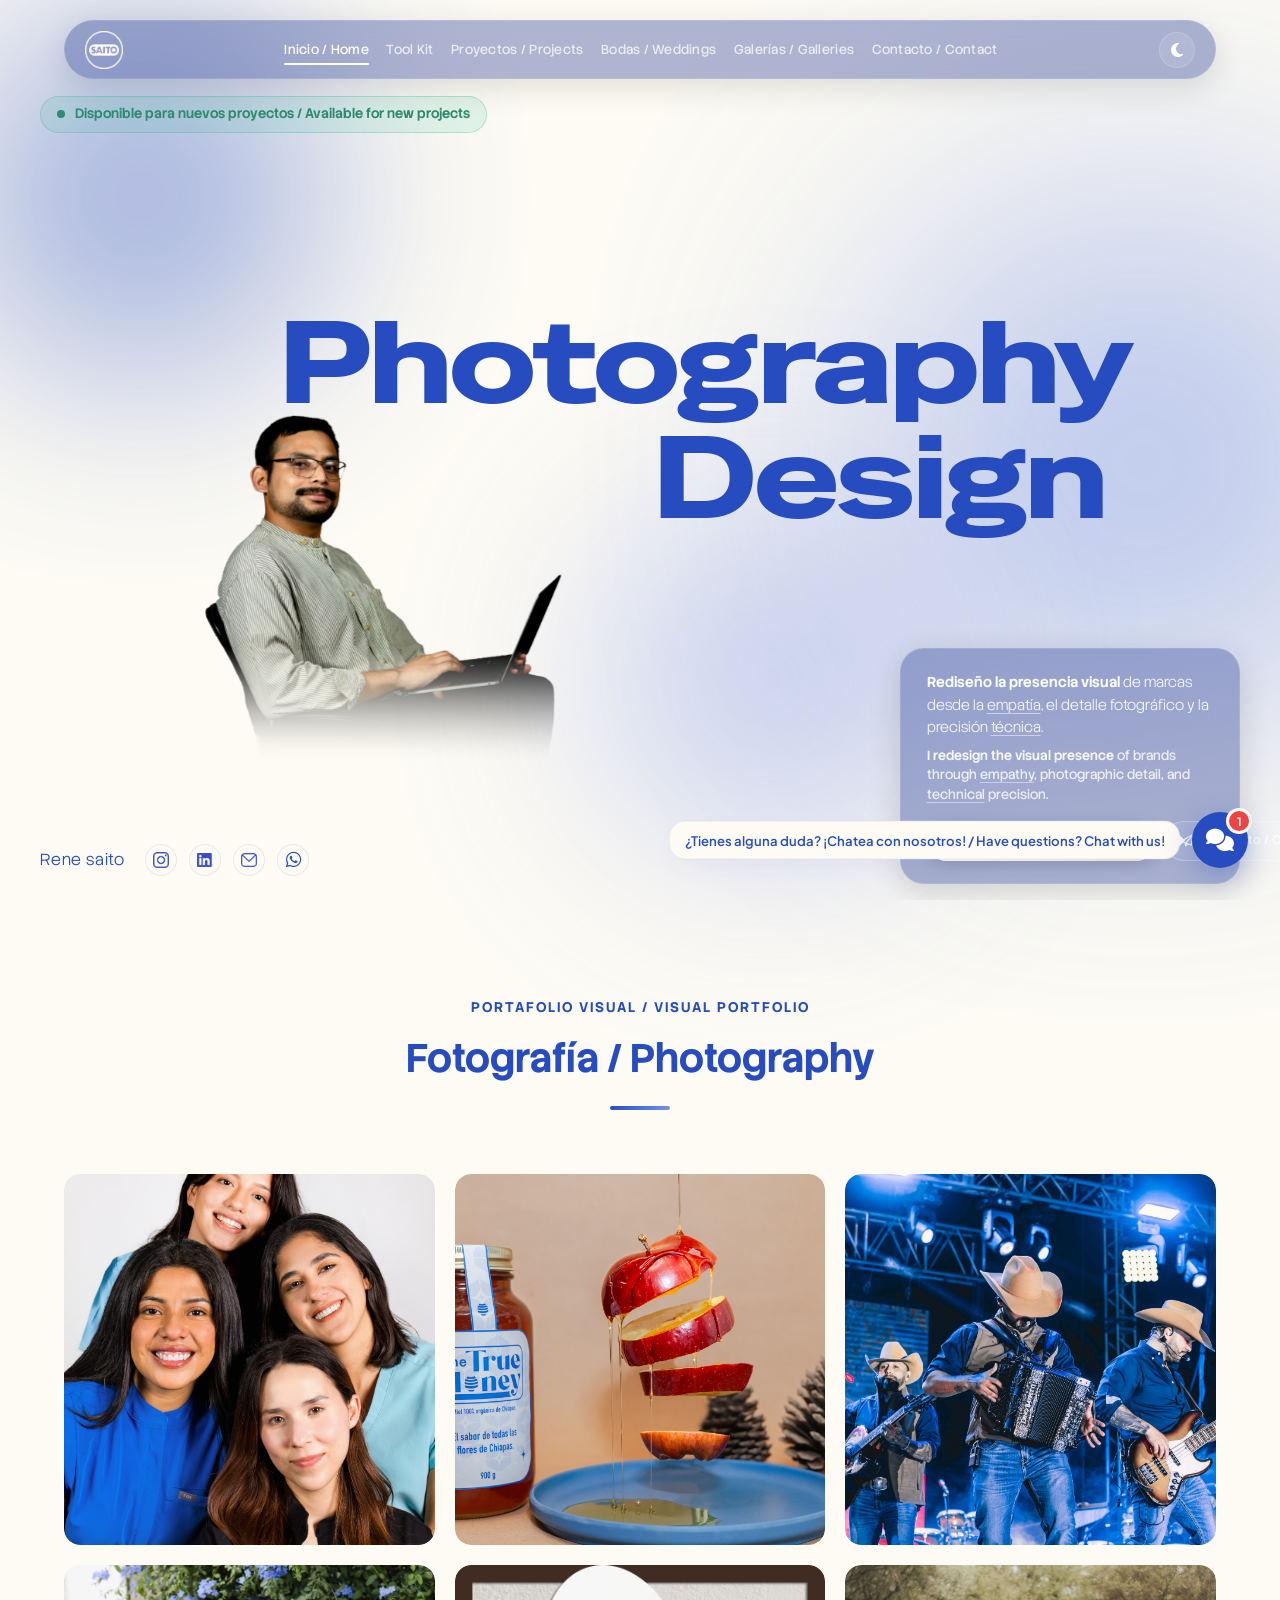
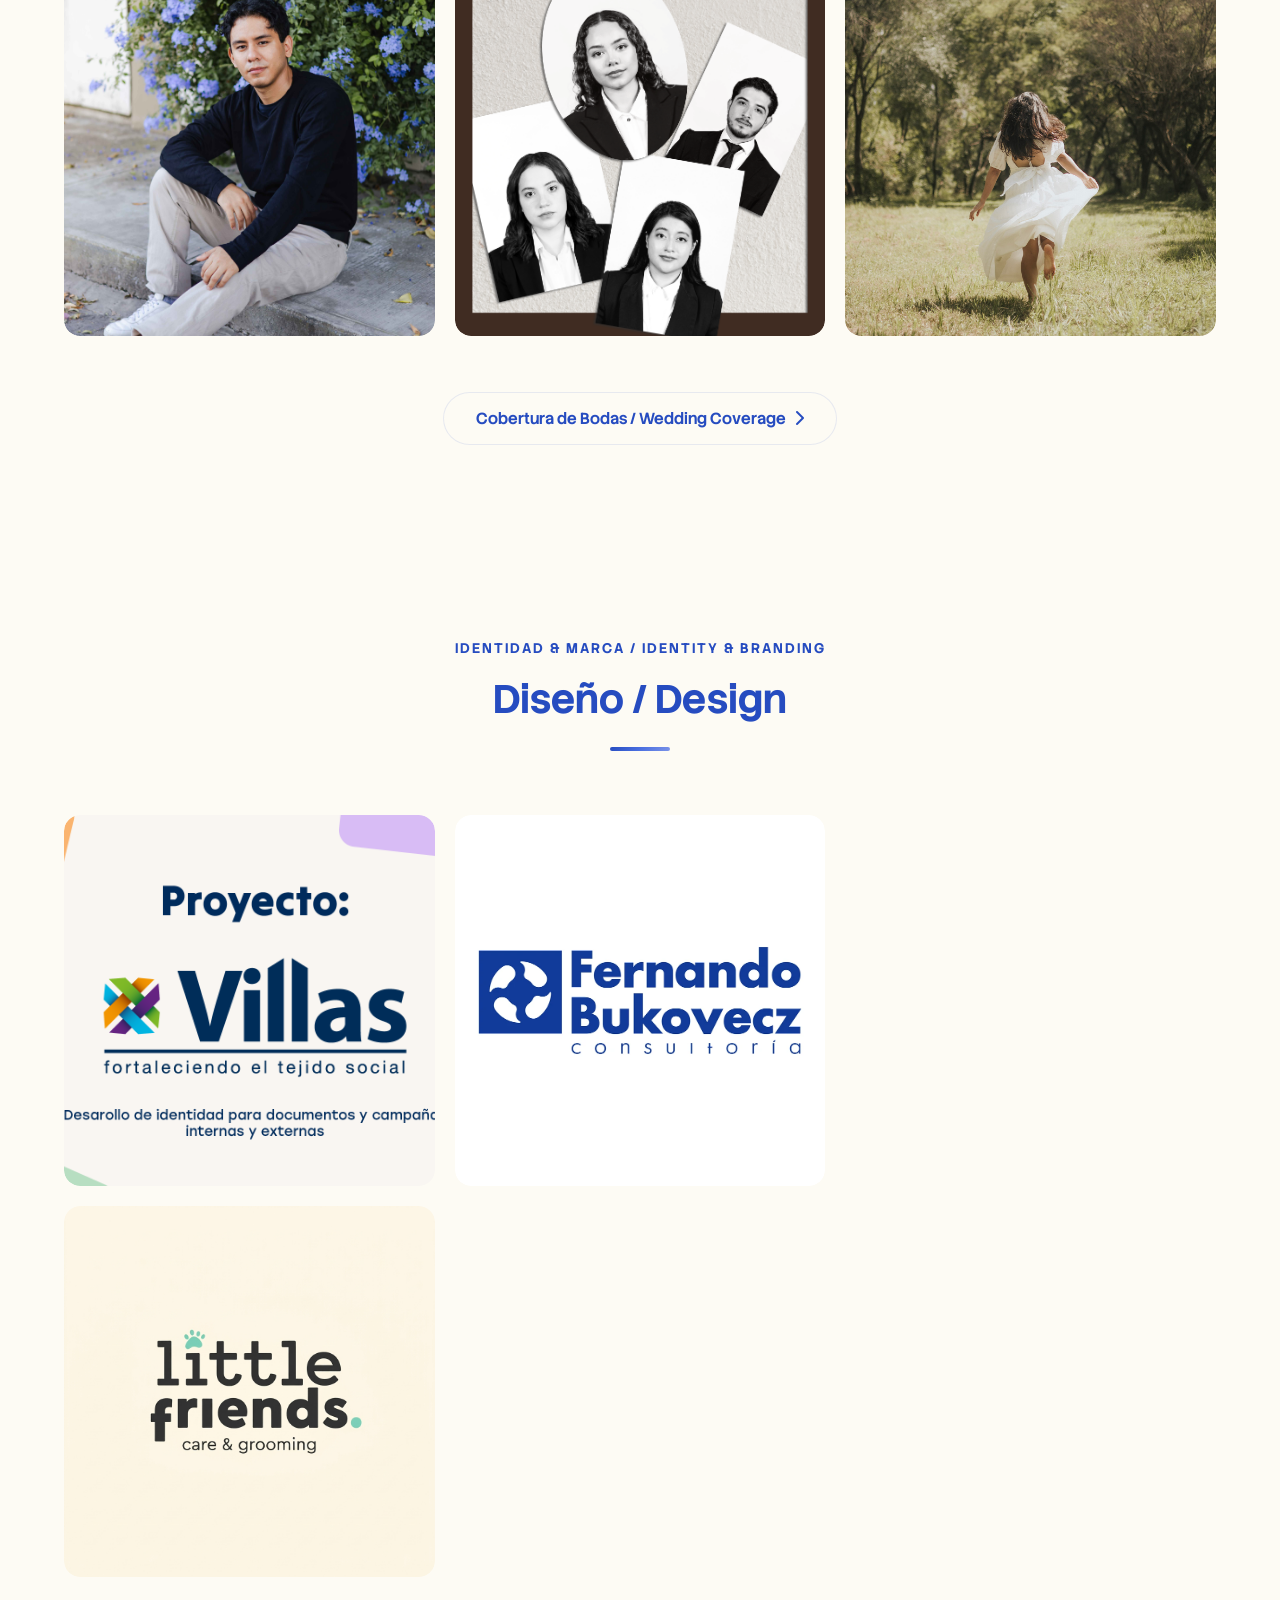
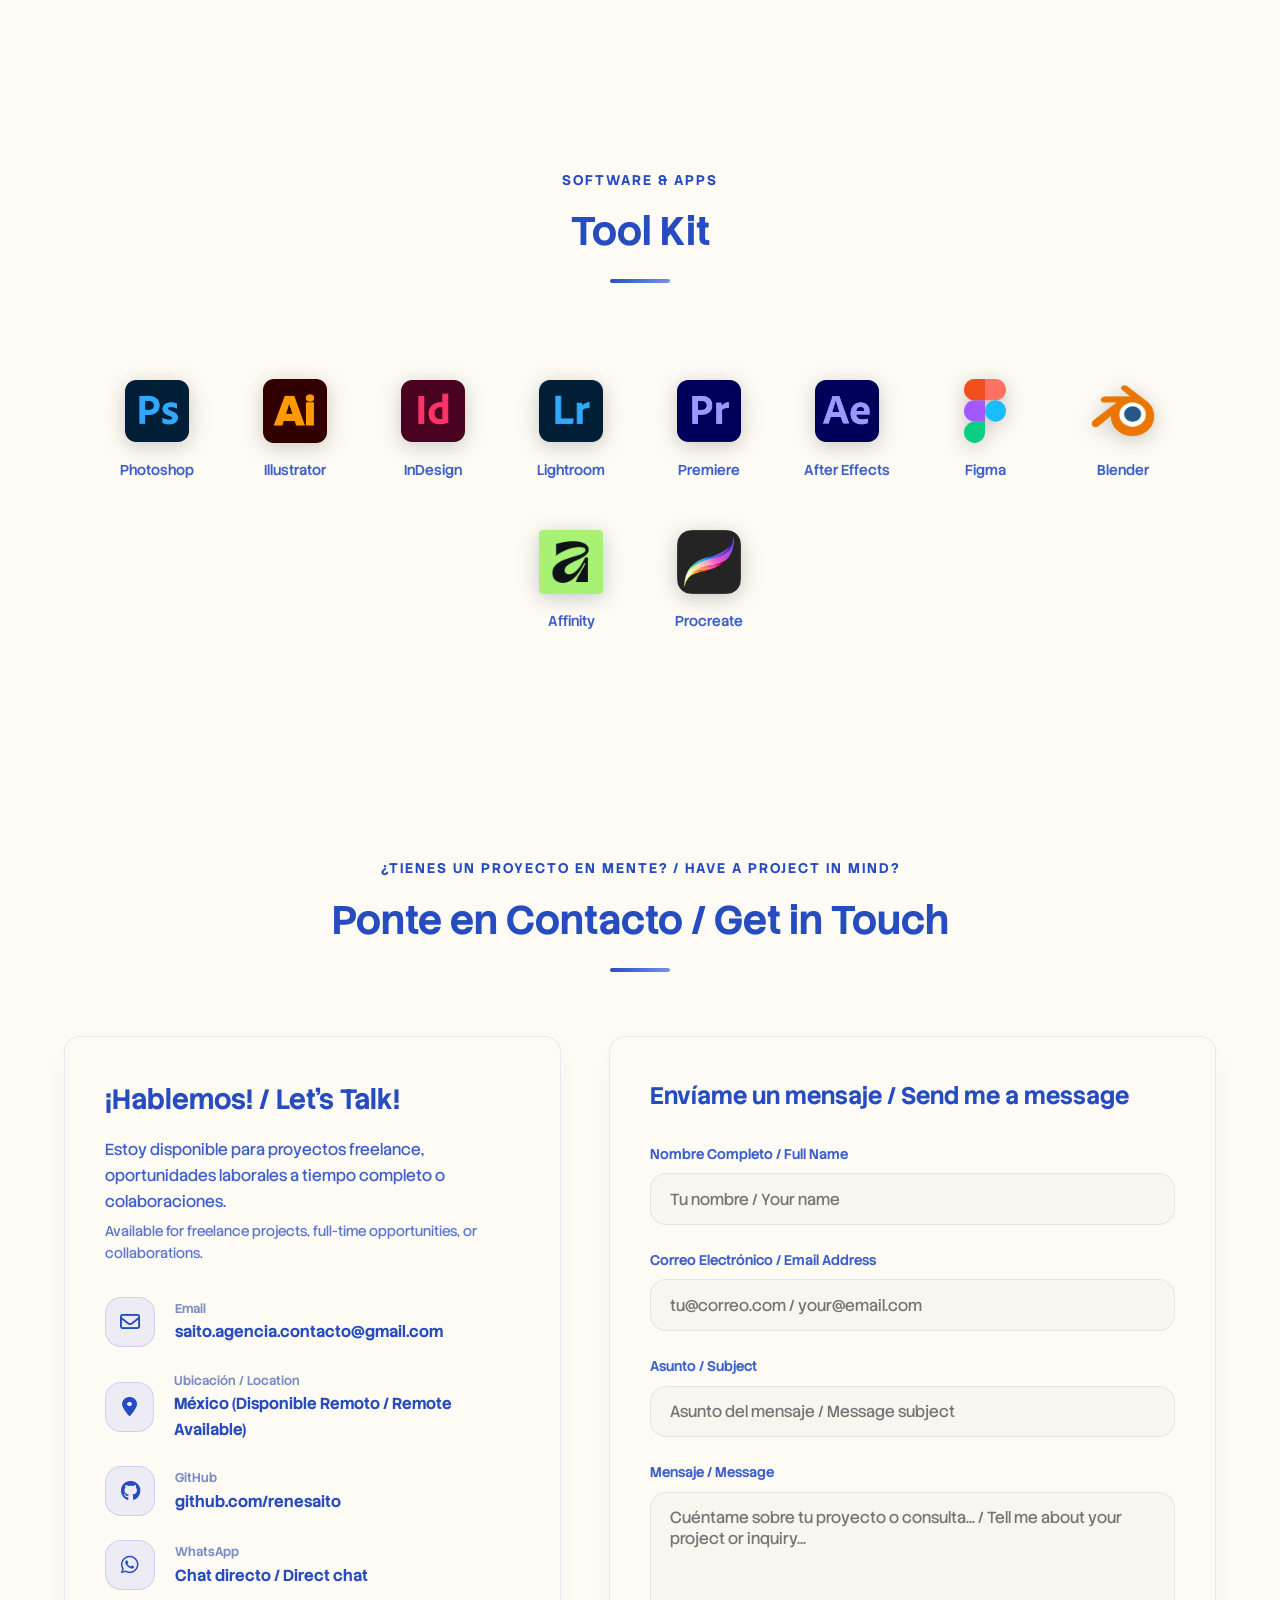
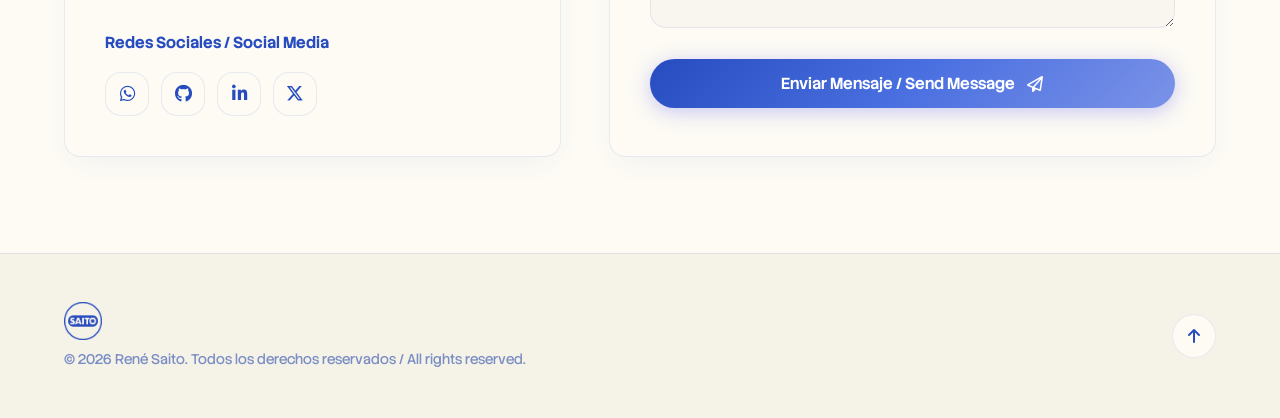
<file: index.html>
<!DOCTYPE html>
<html lang="es" data-theme="light">

<head>
    <meta charset="UTF-8">
    <meta name="viewport" content="width=device-width, initial-scale=1.0">
    <title>René Saito | Portafolio Profesional - Fotografía &amp; Diseño</title>
    <meta name="description"
        content="Portafolio profesional de René Saito — Fotografía, dirección visual y diseño / Photography, visual direction &amp; design.">

    <!-- Open Graph / WhatsApp / Facebook / LinkedIn -->
    <meta property="og:type" content="website">
    <meta property="og:url" content="https://saito-agencia.github.io/Portafolio_saito/">
    <meta property="og:title" content="René Saito | Fotografía &amp; Diseño">
    <meta property="og:description"
        content="Portafolio profesional de René Saito — Fotografía, dirección visual y diseño.">
    <meta property="og:image" content="https://saito-agencia.github.io/Portafolio_saito/assets/images/og-preview.png">
    <meta property="og:image:width" content="730">
    <meta property="og:image:height" content="734">

    <!-- Twitter Cards -->
    <meta name="twitter:card" content="summary">
    <meta name="twitter:title" content="René Saito | Fotografía &amp; Diseño">
    <meta name="twitter:description"
        content="Portafolio profesional de René Saito — Fotografía, dirección visual y diseño.">
    <meta name="twitter:image" content="https://saito-agencia.github.io/Portafolio_saito/assets/images/og-preview.png">

    <!-- Google Fonts -->
    <link rel="preconnect" href="https://fonts.googleapis.com">
    <link rel="preconnect" href="https://fonts.gstatic.com" crossorigin>
    <link
        href="https://fonts.googleapis.com/css2?family=Fira+Code:wght@400;500;600&family=Special+Gothic+Expanded+One&family=Plus+Jakarta+Sans:wght@300;400;500;600;700;800&display=swap"
        rel="stylesheet">
    <link href="https://fonts.googleapis.com/css2?family=Stack+Sans+Headline:wght@200;400;600&display=swap"
        rel="stylesheet">

    <!-- FontAwesome Icons -->
    <link rel="stylesheet" href="https://cdnjs.cloudflare.com/ajax/libs/font-awesome/6.5.1/css/all.min.css">

    <!-- Custom CSS -->
    <link rel="stylesheet" href="css/style.css">
    <link rel="stylesheet" href="css/chatbot.css">
</head>

<body>
    <!-- Background Decorator Blobs -->
    <div class="bg-glow blob-1"></div>
    <div class="bg-glow blob-2"></div>
    <div class="bg-glow blob-3"></div>

    <!-- Header / Navigation -->
    <header class="header" id="header">
        <div class="container">
            <div class="nav-bar-glass">
                <a href="#hero" class="logo nav-logo">
                    <img src="assets/images/LOGO SAITO CLARO.png" alt="Saito Logo" class="logo-img">
                </a>

                <nav class="nav-menu" id="nav-menu">
                    <ul class="nav-list">
                        <li><a href="#hero" class="nav-link active">Inicio / Home</a></li>
                        <li><a href="#toolkit" class="nav-link">Tool Kit</a></li>
                        <li><a href="#photography" class="nav-link">Proyectos / Projects</a></li>
                        <li><a href="bodas.html" class="nav-link">Bodas / Weddings</a></li>
                        <li><a href="gallery.html" class="nav-link" target="_blank">Galerías / Galleries</a></li>
                        <li><a href="#contacto" class="nav-link">Contacto / Contact</a></li>
                    </ul>
                </nav>

                <div class="header-actions">
                    <button class="theme-toggle" id="theme-toggle" aria-label="Cambiar Tema / Toggle Theme">
                        <i class="fa-solid fa-moon icon-moon"></i>
                        <i class="fa-solid fa-sun icon-sun"></i>
                    </button>

                    <button class="nav-toggle" id="nav-toggle" aria-label="Abrir Menú / Open Menu">
                        <i class="fa-solid fa-bars icon-bars"></i>
                        <i class="fa-solid fa-xmark icon-close"></i>
                    </button>
                </div>
            </div>
        </div>
    </header>

    <!-- Mobile Nav Overlay (glassmorphism backdrop) -->
    <div class="nav-overlay" id="nav-overlay"></div>

    <main>
        <!-- Hero Section -->
        <section class="hero section" id="hero">
            <div class="hero-wrapper">
                <!-- Status Badge -->
                <div class="hero-status-badge fade-in">
                    <div class="status-badge">
                        <span class="pulse-dot"></span>
                        <span>Disponible para nuevos proyectos / Available for new projects</span>
                    </div>
                </div>

                <!-- Main Titles Area -->
                <div class="hero-titles-area">
                    <a href="#photography" class="hero-title-link">
                        <h1 class="hero-title-interactive">Photography</h1>
                    </a>

                    <div class="hero-divider"></div>

                    <a href="#design" class="hero-title-link">
                        <h2 class="hero-title-interactive">Design</h2>
                    </a>
                </div>

                <!-- Personal Photo (overlays titles) -->
                <div class="hero-photo-container" id="hero-photo">
                    <img src="assets/images/Yo.png" alt="René Saito" class="hero-photo">
                </div>

                <!-- Description Block (glassmorphism) -->
                <div class="hero-description-block glass-block fade-in" id="hero-description">
                    <p><strong>Rediseño la presencia visual</strong> de marcas desde la <em>empatía</em>, el detalle
                        fotográfico y la precisión <em>técnica</em>.<span class="en-subtext"><strong>I redesign the visual presence</strong> of brands through <em>empathy</em>, photographic detail, and <em>technical</em> precision.</span></p>
                    <div class="hero-cta-buttons">
                        <a href="assets/CV_Rene_Flores_Guzman.pdf" download target="_blank" class="btn btn-primary"
                            id="cv-btn">
                            <i class="fa-solid fa-download"></i>
                            <span>Descargar CV / Download CV</span>
                        </a>
                        <a href="#contacto" class="btn btn-secondary">
                            <i class="fa-regular fa-paper-plane"></i>
                            <span>Contacto / Contact</span>
                        </a>
                    </div>
                </div>

                <!-- Hero Footer: Name + Socials -->
                <div class="hero-footer fade-in">
                    <span class="hero-author-name">Rene saito</span>
                    <div class="hero-social-icons">
                        <a href="https://www.instagram.com/saito.pics/" target="_blank" rel="noopener"
                            aria-label="Instagram" class="hero-social-link">
                            <img src="assets/images/instagram.png" alt="Instagram">
                        </a>
                        <a href="https://linkedin.com" target="_blank" rel="noopener" aria-label="LinkedIn"
                            class="hero-social-link">
                            <img src="assets/images/Linkedin.png" alt="LinkedIn">
                        </a>
                        <a href="mailto:saito.agencia.contacto@gmail.com" aria-label="Email" class="hero-social-link">
                            <img src="assets/images/Correo.png" alt="Correo">
                        </a>
                        <a href="https://wa.me/5219612711630" target="_blank" rel="noopener" aria-label="WhatsApp" class="hero-social-link">
                            <i class="fa-brands fa-whatsapp"></i>
                        </a>
                    </div>
                </div>
            </div>
        </section>

        <!-- ============================================================
             FOTOGRAFÍA Section
             ============================================================ -->
        <section class="section proyectos proyectos-photography" id="photography">
            <div class="container">
                <div class="section-header center">
                    <span class="section-subtitle">Portafolio Visual / Visual Portfolio</span>
                    <h2 class="section-title">Fotografía / Photography</h2>
                    <div class="section-line"></div>
                </div>

                <!-- Photography Gallery Grid -->
                <div class="gallery-grid" id="photography-grid">
                    <!-- Items rendered by projects.js -->
                </div>

                <!-- CTA to Wedding Section -->
                <div class="photography-cta center" style="margin-top: 3.5rem; text-align: center;">
                    <a href="bodas.html" class="btn btn-secondary" style="display: inline-flex; align-items: center; gap: 0.5rem; padding: 0.8rem 2rem;">
                        <span>Cobertura de Bodas / Wedding Coverage</span>
                        <i class="fa-solid fa-chevron-right"></i>
                    </a>
                </div>
            </div>
        </section>

        <!-- ============================================================
             DISEÑO Section
             ============================================================ -->
        <section class="section proyectos proyectos-design" id="design">
            <div class="container">
                <div class="section-header center">
                    <span class="section-subtitle">Identidad & Marca / Identity & Branding</span>
                    <h2 class="section-title">Diseño / Design</h2>
                    <div class="section-line"></div>
                </div>

                <!-- Design Gallery Grid -->
                <div class="gallery-grid" id="design-grid">
                    <!-- Items rendered by projects.js -->
                </div>
            </div>
        </section>

        <!-- Tool Kit Section -->
        <section class="section toolkit" id="toolkit">
            <div class="container">
                <div class="section-header center">
                    <span class="section-subtitle">Software & Apps</span>
                    <h2 class="section-title">Tool Kit</h2>
                    <div class="section-line"></div>
                </div>
                
                <div class="toolkit-grid">
                    <div class="tool-item fade-in">
                        <img src="assets/images/Tools/photoshop.webp" alt="Photoshop">
                        <span>Photoshop</span>
                    </div>
                    <div class="tool-item fade-in">
                        <img src="assets/images/Tools/illustrator.webp" alt="Illustrator">
                        <span>Illustrator</span>
                    </div>
                    <div class="tool-item fade-in">
                        <img src="assets/images/Tools/indesign.webp" alt="InDesign">
                        <span>InDesign</span>
                    </div>
                    <div class="tool-item fade-in">
                        <img src="assets/images/Tools/lightroom.webp" alt="Lightroom">
                        <span>Lightroom</span>
                    </div>
                    <div class="tool-item fade-in">
                        <img src="assets/images/Tools/premier.webp" alt="Premiere">
                        <span>Premiere</span>
                    </div>
                    <div class="tool-item fade-in">
                        <img src="assets/images/Tools/after%20effects.webp" alt="After Effects">
                        <span>After Effects</span>
                    </div>
                    <div class="tool-item fade-in">
                        <img src="assets/images/Tools/Figma-logo.svg" alt="Figma">
                        <span>Figma</span>
                    </div>
                    <div class="tool-item fade-in">
                        <img src="assets/images/Tools/Blender.webp" alt="Blender">
                        <span>Blender</span>
                    </div>
                    <div class="tool-item fade-in">
                        <img src="assets/images/Tools/affinity.webp" alt="Affinity">
                        <span>Affinity</span>
                    </div>
                    <div class="tool-item fade-in">
                        <img src="assets/images/Tools/procreate.png" alt="Procreate">
                        <span>Procreate</span>
                    </div>
                </div>
            </div>
        </section>

        <!-- Contacto Section -->
        <section class="section contacto" id="contacto">
            <div class="container">
                <div class="section-header center">
                    <span class="section-subtitle">¿Tienes un proyecto en mente? / Have a project in mind?</span>
                    <h2 class="section-title">Ponte en Contacto / Get in Touch</h2>
                    <div class="section-line"></div>
                </div>

                <div class="contact-wrapper">
                    <div class="contact-info glass-card fade-in">
                        <h3>¡Hablemos! / Let's Talk!</h3>
                        <p>Estoy disponible para proyectos freelance, oportunidades laborales a tiempo completo o colaboraciones.<span class="en-subtext">Available for freelance projects, full-time opportunities, or collaborations.</span></p>

                        <div class="contact-details">
                            <div class="contact-detail-item">
                                <div class="icon-box">
                                    <i class="fa-regular fa-envelope"></i>
                                </div>
                                <div>
                                    <span class="detail-label">Email</span>
                                    <a href="mailto:saito.agencia.contacto@gmail.com"
                                        class="detail-value">saito.agencia.contacto@gmail.com</a>
                                </div>
                            </div>

                            <div class="contact-detail-item">
                                <div class="icon-box">
                                    <i class="fa-solid fa-location-dot"></i>
                                </div>
                                <div>
                                    <span class="detail-label">Ubicación / Location</span>
                                    <span class="detail-value">México (Disponible Remoto / Remote Available)</span>
                                </div>
                            </div>

                            <div class="contact-detail-item">
                                <div class="icon-box">
                                    <i class="fa-brands fa-github"></i>
                                </div>
                                <div>
                                    <span class="detail-label">GitHub</span>
                                    <a href="https://github.com" target="_blank" rel="noopener"
                                        class="detail-value">github.com/renesaito</a>
                                </div>
                            </div>
                            
                            <div class="contact-detail-item">
                                <div class="icon-box">
                                    <i class="fa-brands fa-whatsapp"></i>
                                </div>
                                <div>
                                    <span class="detail-label">WhatsApp</span>
                                    <a href="https://wa.me/5219612711630" target="_blank" rel="noopener"
                                        class="detail-value">Chat directo / Direct chat</a>
                                </div>
                            </div>
                        </div>

                        <div class="contact-socials">
                            <h4>Redes Sociales / Social Media</h4>
                            <div class="social-icons">
                                <a href="https://wa.me/5219612711630" target="_blank" rel="noopener" class="social-btn"><i
                                        class="fa-brands fa-whatsapp"></i></a>
                                <a href="https://github.com" target="_blank" rel="noopener" class="social-btn"><i
                                        class="fa-brands fa-github"></i></a>
                                <a href="https://linkedin.com" target="_blank" rel="noopener" class="social-btn"><i
                                        class="fa-brands fa-linkedin-in"></i></a>
                                <a href="https://twitter.com" target="_blank" rel="noopener" class="social-btn"><i
                                        class="fa-brands fa-x-twitter"></i></a>
                            </div>
                        </div>
                    </div>

                    <form action="https://formspree.io/f/myeygvvg" method="POST" class="contact-form glass-card fade-in" id="contact-form">
                        <h3>Envíame un mensaje / Send me a message</h3>

                        <div class="form-group">
                            <label for="name">Nombre Completo / Full Name</label>
                            <input type="text" id="name" name="name" placeholder="Tu nombre / Your name" required>
                        </div>

                        <div class="form-group">
                            <label for="email">Correo Electrónico / Email Address</label>
                            <input type="email" id="email" name="email" placeholder="tu@correo.com / your@email.com" required>
                        </div>

                        <div class="form-group">
                            <label for="subject">Asunto / Subject</label>
                            <input type="text" id="subject" name="subject" placeholder="Asunto del mensaje / Message subject" required>
                        </div>

                        <div class="form-group">
                            <label for="message">Mensaje / Message</label>
                            <textarea id="message" name="message" rows="5"
                                placeholder="Cuéntame sobre tu proyecto o consulta... / Tell me about your project or inquiry..." required></textarea>
                        </div>

                        <button type="submit" class="btn btn-primary btn-block" id="submit-btn">
                            <span>Enviar Mensaje / Send Message</span>
                            <i class="fa-regular fa-paper-plane"></i>
                        </button>
                    </form>
                </div>
            </div>
        </section>
    </main>

    <!-- Project Modal Dialog -->
    <div class="modal" id="project-modal" aria-hidden="true">
        <div class="modal-overlay" id="modal-overlay"></div>
        <button class="modal-project-nav modal-project-prev" id="modal-project-prev" aria-label="Proyecto Anterior / Previous Project"
            style="display: none;">
            <i class="fa-solid fa-chevron-left"></i>
        </button>
        <button class="modal-project-nav modal-project-next" id="modal-project-next" aria-label="Siguiente Proyecto / Next Project"
            style="display: none;">
            <i class="fa-solid fa-chevron-right"></i>
        </button>
        <div class="modal-content glass-card">
            <button class="modal-close" id="modal-close" aria-label="Cerrar Modal / Close Modal">
                <i class="fa-solid fa-xmark"></i>
            </button>
            <div class="modal-body" id="modal-body">
                <!-- Dynamic Content filled by JS -->
            </div>
        </div>
    </div>

    <!-- Toast Notification Container -->
    <div class="toast-container" id="toast-container"></div>

    <!-- Footer -->
    <footer class="footer">
        <div class="container footer-container">
            <div class="footer-left">
                <a href="#hero" class="logo">
                    <img src="assets/images/LOGO SAITO OSCURO.png" alt="Saito Logo" class="logo-img logo-light">
                    <img src="assets/images/LOGO SAITO CLARO.png" alt="Saito Logo" class="logo-img logo-dark">
                </a>
                <p>© 2026 René Saito. Todos los derechos reservados / All rights reserved.</p>
            </div>
            <div class="footer-right">
                <a href="#hero" class="back-to-top" aria-label="Volver arriba / Back to top">
                    <i class="fa-solid fa-arrow-up"></i>
                </a>
            </div>
        </div>
    </footer>

    <!-- JavaScript Files -->
    <script src="js/projects.js"></script>
    <script src="js/main.js"></script>
    <script src="js/chatbot.js"></script>
    <button class="scroll-top-btn" id="scroll-top-btn" aria-label="Volver al inicio / Back to top">
        <i class="fa-solid fa-arrow-up"></i>
    </button>
</body>

</html>
</file>
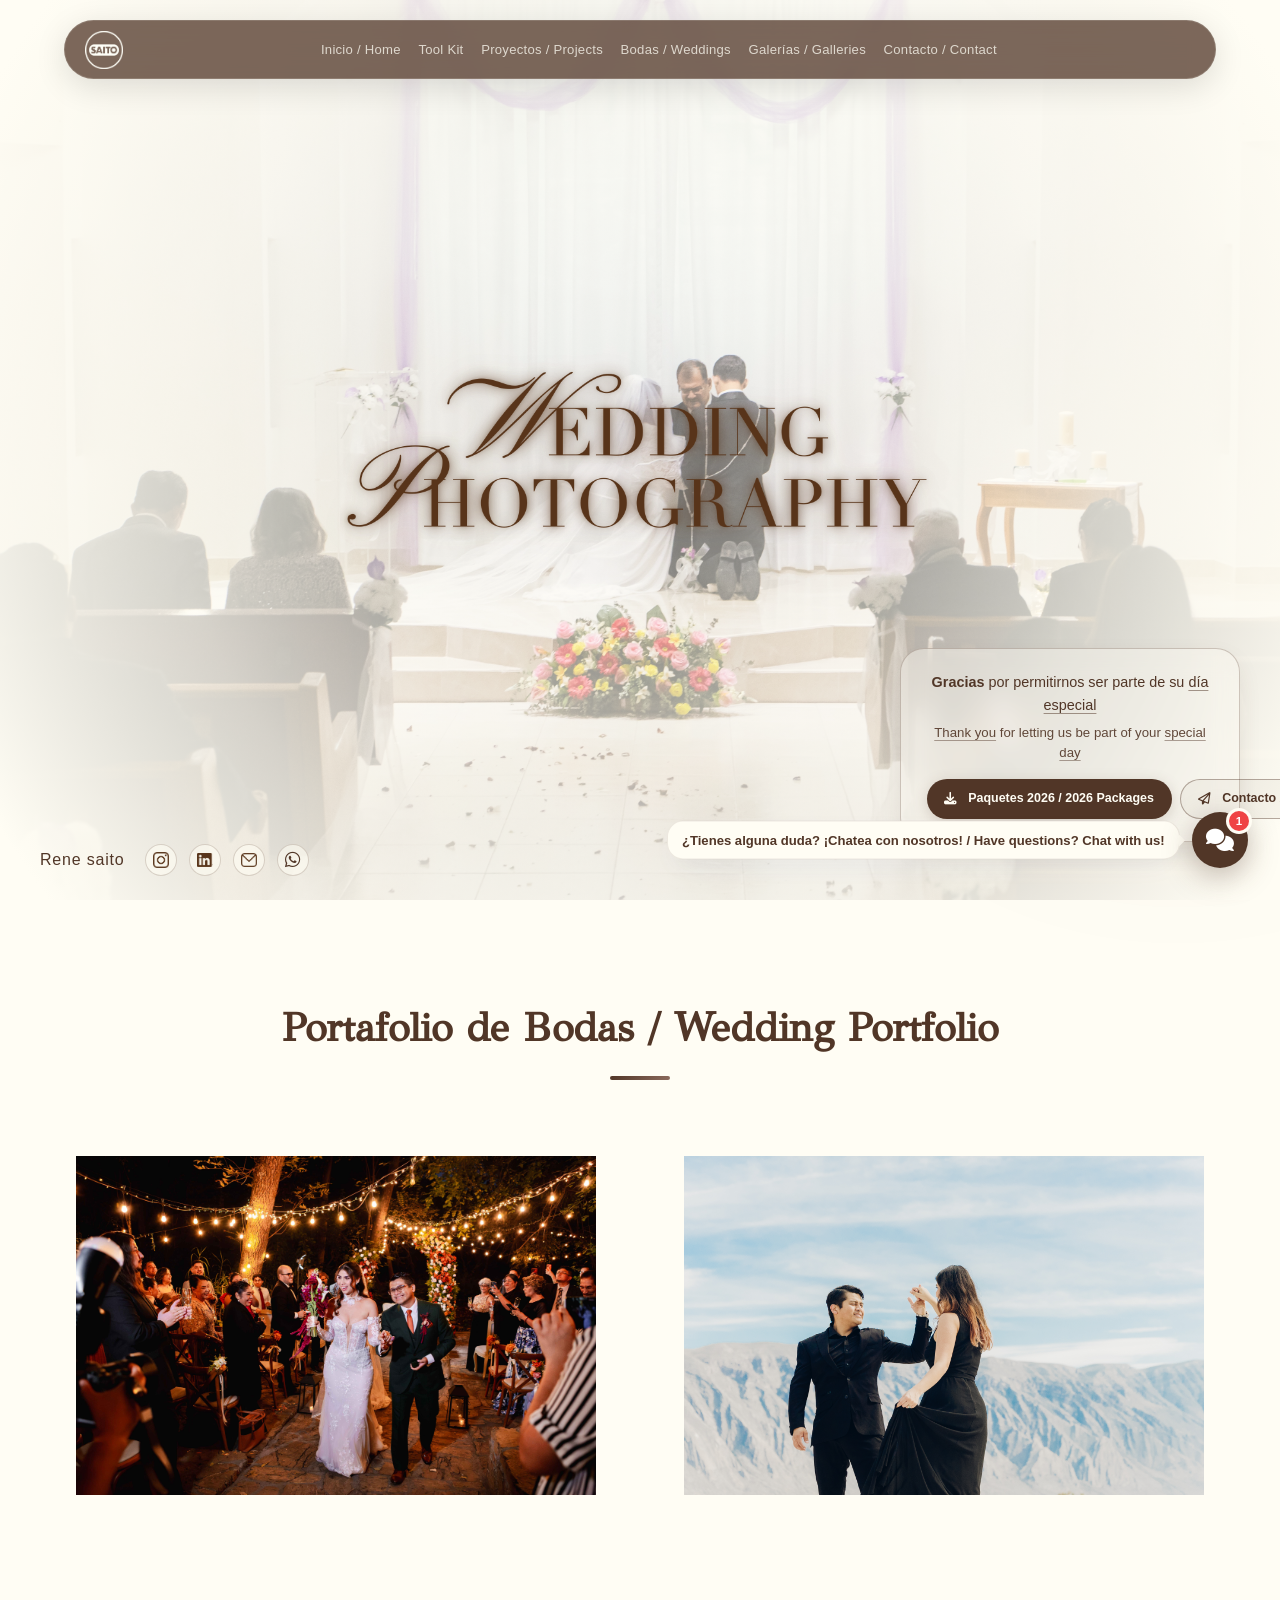
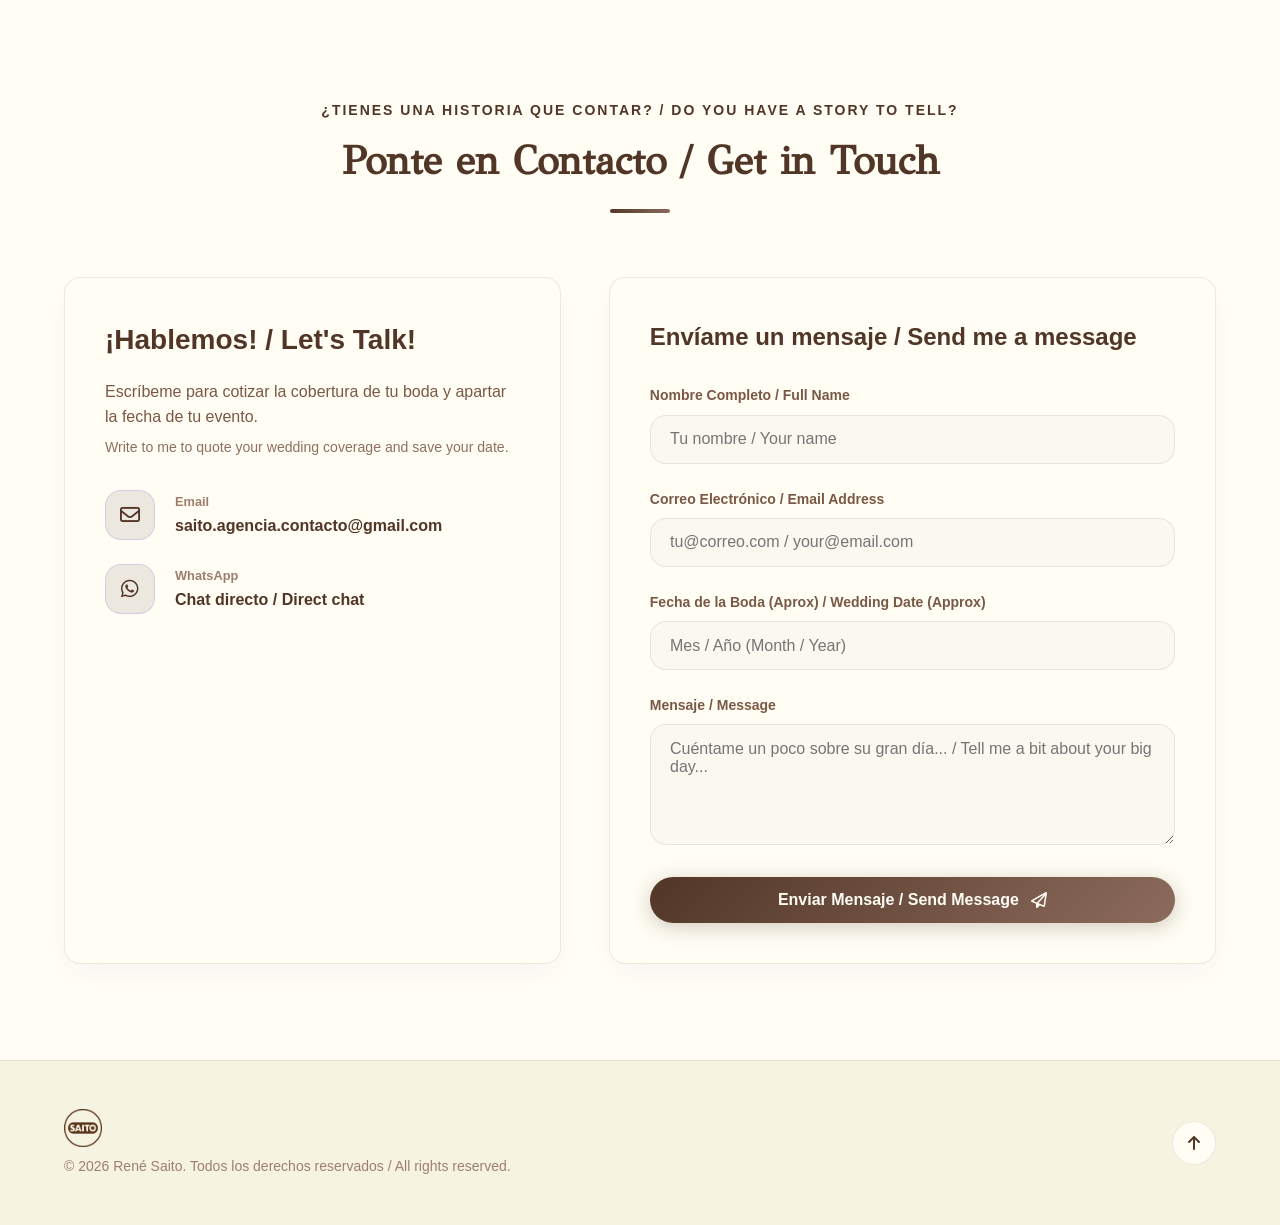
<file: bodas.html>
<!DOCTYPE html>
<html lang="es">

<head>
    <meta charset="UTF-8">
    <meta name="viewport" content="width=device-width, initial-scale=1.0">
    <title>Saito | Portafolio de Bodas / Wedding Portfolio</title>
    <meta name="description" content="Portafolio de bodas de René Saito. Capturando momentos inolvidables / Wedding photography portfolio by René Saito. Capturing unforgettable moments.">

    <!-- Open Graph / WhatsApp / Facebook / LinkedIn -->
    <meta property="og:type" content="website">
    <meta property="og:url" content="https://saito-agencia.github.io/Portafolio_saito/bodas.html">
    <meta property="og:title" content="René Saito | Portafolio de Bodas">
    <meta property="og:description" content="Capturando momentos inolvidables — Portafolio de bodas de René Saito.">
    <meta property="og:image" content="https://saito-agencia.github.io/Portafolio_saito/assets/images/JJ_PREVIEW.jpg">

    <!-- Twitter Cards -->
    <meta name="twitter:card" content="summary_large_image">
    <meta name="twitter:title" content="René Saito | Portafolio de Bodas">
    <meta name="twitter:description" content="Capturando momentos inolvidables — Portafolio de bodas de René Saito.">
    <meta name="twitter:image" content="https://saito-agencia.github.io/Portafolio_saito/assets/images/JJ_PREVIEW.jpg">

    <!-- FontAwesome Icons -->
    <link rel="stylesheet" href="https://cdnjs.cloudflare.com/ajax/libs/font-awesome/6.5.1/css/all.min.css">

    <!-- Custom CSS -->
    <link rel="stylesheet" href="css/style.css">
    <link rel="stylesheet" href="css/bodas.css">
    <link rel="stylesheet" href="css/chatbot.css">
</head>

<body class="bodas-page" data-theme="light">
    <!-- Background Decorator Blobs -->
    <div class="bg-glow blob-1" style="background: rgba(255, 253, 244, 0.4);"></div>
    <div class="bg-glow blob-2" style="background: rgba(140, 107, 93, 0.2);"></div>

    <!-- Header / Navigation -->
    <header class="header" id="header">
        <div class="container">
            <div class="nav-bar-glass">
                <a href="index.html" class="logo nav-logo">
                    <img src="assets/images/LOGO SAITO CLARO.png" alt="Saito Logo" class="logo-img">
                </a>

                <nav class="nav-menu" id="nav-menu">
                    <ul class="nav-list">
                        <li><a href="index.html" class="nav-link">Inicio / Home</a></li>
                        <li><a href="index.html#toolkit" class="nav-link">Tool Kit</a></li>
                        <li><a href="index.html#photography" class="nav-link">Proyectos / Projects</a></li>
                        <li><a href="bodas.html" class="nav-link active">Bodas / Weddings</a></li>
                        <li><a href="gallery.html" class="nav-link" target="_blank">Galerías / Galleries</a></li>
                        <li><a href="#contacto" class="nav-link">Contacto / Contact</a></li>
                    </ul>
                </nav>

                <div class="header-actions">
                    <button class="nav-toggle" id="nav-toggle" aria-label="Abrir Menú / Open Menu">
                        <i class="fa-solid fa-bars icon-bars"></i>
                        <i class="fa-solid fa-xmark icon-close"></i>
                    </button>
                </div>
            </div>
        </div>
    </header>

    <!-- Mobile Nav Overlay -->
    <div class="nav-overlay" id="nav-overlay"></div>

    <main>
        <!-- Hero Section -->
        <section class="hero-bodas section" id="hero">
            <div class="hero-carousel">
                <img src="assets/images/Bodas/carrusel/carrusel 1.webp" class="hero-slide active" alt="Boda 1">
                <img src="assets/images/Bodas/carrusel/carrusel 2.webp" class="hero-slide" alt="Boda 2">
                <img src="assets/images/Bodas/carrusel/carrusel 3.webp" class="hero-slide" alt="Boda 3">
                <img src="assets/images/Bodas/carrusel/carrusel 4.webp" class="hero-slide" alt="Boda 4">
                <img src="assets/images/Bodas/carrusel/carrusel 5.webp" class="hero-slide" alt="Boda 5">
            </div>
            <div class="hero-vignette"></div>
            <div class="hero-title-overlay">
                <img src="assets/images/Bodas/carrusel/titulo.webp" alt="Wedding Photography" class="hero-title-png">
            </div>

            <!-- Description Block (glassmorphism) -->
            <div class="hero-description-block glass-block fade-in" id="hero-description">
                <p><strong>Gracias</strong> por permitirnos ser parte de su <em>día especial</em><span class="en-subtext"><em>Thank you</em> for letting us be part of your <em>special day</em></span></p>
                <div class="hero-cta-buttons">
                    <a href="assets/Paquetes Boda 2026.pdf" download target="_blank" class="btn btn-primary" id="paquetes-btn">
                        <i class="fa-solid fa-download"></i>
                        <span>Paquetes 2026 / 2026 Packages</span>
                    </a>
                    <a href="#contacto" class="btn btn-secondary">
                        <i class="fa-regular fa-paper-plane"></i>
                        <span>Contacto / Contact</span>
                    </a>
                </div>
            </div>

            <!-- Hero Footer: Name + Socials -->
            <div class="hero-footer fade-in">
                <span class="hero-author-name">Rene saito</span>
                <div class="hero-social-icons">
                    <a href="https://www.instagram.com/saito.pics/" target="_blank" rel="noopener"
                        aria-label="Instagram" class="hero-social-link">
                        <img src="assets/images/instagram.png" alt="Instagram">
                    </a>
                    <a href="https://linkedin.com" target="_blank" rel="noopener" aria-label="LinkedIn"
                        class="hero-social-link">
                        <img src="assets/images/Linkedin.png" alt="LinkedIn">
                    </a>
                    <a href="mailto:saito.agencia.contacto@gmail.com" aria-label="Email" class="hero-social-link">
                        <img src="assets/images/Correo.png" alt="Correo">
                    </a>
                    <a href="https://wa.me/5219612711630" target="_blank" rel="noopener" aria-label="WhatsApp" class="hero-social-link">
                        <i class="fa-brands fa-whatsapp"></i>
                    </a>
                </div>
            </div>
        </section>

        <!-- Wedding Portfolio Grid -->
        <section class="section photography" id="portfolio-bodas">
            <div class="container">
                <div class="section-header center">
                    <h2 class="section-title" style="font-family: var(--font-subheading);">Portafolio de Bodas / Wedding Portfolio</h2>
                    <div class="section-line"></div>
                </div>

                <div class="gallery-grid" id="bodas-grid">
                    <!-- Dynamic Projects injected by JS -->
                </div>
            </div>
        </section>

        <!-- Contact Section -->
        <section class="section contacto" id="contacto">
            <div class="container">
                <div class="section-header center">
                    <span class="section-subtitle">¿Tienes una historia que contar? / Do you have a story to tell?</span>
                    <h2 class="section-title" style="font-family: var(--font-subheading);">Ponte en Contacto / Get in Touch</h2>
                    <div class="section-line"></div>
                </div>

                <div class="contact-wrapper">
                    <div class="contact-info glass-card fade-in">
                        <h3>¡Hablemos! / Let's Talk!</h3>
                        <p>Escríbeme para cotizar la cobertura de tu boda y apartar la fecha de tu evento.<span class="en-subtext">Write to me to quote your wedding coverage and save your date.</span></p>

                        <div class="contact-details">
                            <div class="contact-detail-item">
                                <div class="icon-box">
                                    <i class="fa-regular fa-envelope"></i>
                                </div>
                                <div>
                                    <span class="detail-label">Email</span>
                                    <a href="mailto:saito.agencia.contacto@gmail.com" class="detail-value">saito.agencia.contacto@gmail.com</a>
                                </div>
                            </div>
                            
                            <div class="contact-detail-item">
                                <div class="icon-box">
                                    <i class="fa-brands fa-whatsapp"></i>
                                </div>
                                <div>
                                    <span class="detail-label">WhatsApp</span>
                                    <a href="https://wa.me/5219612711630" target="_blank" rel="noopener" class="detail-value">Chat directo / Direct chat</a>
                                </div>
                            </div>
                        </div>
                    </div>

                    <form action="https://formspree.io/f/myeygvvg" method="POST" class="contact-form glass-card fade-in" id="contact-form">
                        <h3>Envíame un mensaje / Send me a message</h3>

                        <div class="form-group">
                            <label for="name">Nombre Completo / Full Name</label>
                            <input type="text" id="name" name="name" placeholder="Tu nombre / Your name" required>
                        </div>

                        <div class="form-group">
                            <label for="email">Correo Electrónico / Email Address</label>
                            <input type="email" id="email" name="email" placeholder="tu@correo.com / your@email.com" required>
                        </div>

                        <div class="form-group">
                            <label for="subject">Fecha de la Boda (Aprox) / Wedding Date (Approx)</label>
                            <input type="text" id="subject" name="subject" placeholder="Mes / Año (Month / Year)" required>
                        </div>

                        <div class="form-group">
                            <label for="message">Mensaje / Message</label>
                            <textarea id="message" name="message" rows="5" placeholder="Cuéntame un poco sobre su gran día... / Tell me a bit about your big day..." required></textarea>
                        </div>

                        <button type="submit" class="btn btn-primary btn-block" id="submit-btn">
                            <span>Enviar Mensaje / Send Message</span>
                            <i class="fa-regular fa-paper-plane"></i>
                        </button>
                    </form>
                </div>
            </div>
        </section>
    </main>

    <!-- Project Modal Dialog -->
    <div class="modal" id="project-modal" aria-hidden="true">
        <div class="modal-overlay" id="modal-overlay"></div>
        <button class="modal-project-nav modal-project-prev" id="modal-project-prev" aria-label="Proyecto Anterior / Previous Project" style="display: none;">
            <i class="fa-solid fa-chevron-left"></i>
        </button>
        <button class="modal-project-nav modal-project-next" id="modal-project-next" aria-label="Siguiente Proyecto / Next Project" style="display: none;">
            <i class="fa-solid fa-chevron-right"></i>
        </button>
        <div class="modal-content glass-card">
            <button class="modal-close" id="modal-close" aria-label="Cerrar Modal / Close Modal">
                <i class="fa-solid fa-xmark"></i>
            </button>
            <div class="modal-body" id="modal-body">
                <!-- Dynamic Content filled by JS -->
            </div>
        </div>
    </div>

    <!-- Toast Notification Container -->
    <div class="toast-container" id="toast-container"></div>

    <!-- Footer -->
    <footer class="footer">
        <div class="container footer-container">
            <div class="footer-left">
                <a href="#hero" class="logo">
                    <img src="assets/images/LOGO SAITO CLARO.png" alt="Saito Logo" class="logo-img">
                </a>
                <p>© 2026 René Saito. Todos los derechos reservados / All rights reserved.</p>
            </div>
            <div class="footer-right">
                <a href="#hero" class="back-to-top" aria-label="Volver arriba / Back to top">
                    <i class="fa-solid fa-arrow-up"></i>
                </a>
            </div>
        </div>
    </footer>

    <!-- JavaScript Files -->
    <script src="js/projects.js"></script>
    <script src="js/main.js"></script>
    <script src="js/chatbot.js"></script>
    <button class="scroll-top-btn" id="scroll-top-btn" aria-label="Volver al inicio / Back to top">
        <i class="fa-solid fa-arrow-up"></i>
    </button>
</body>

</html>
</file>
<file: css/style.css>
/* ==========================================================================
   PORTAFOLIO DE RENÉ SAITO - SISTEMA DE DISEÑO & ESTILOS
   ========================================================================== */

/* 1. VARIABLES & TEMAS
   ========================================================================== */
:root {
    /* Paleta Principal - Marca Saito (Modo Claro por Defecto) */
    --bg-primary: #FDFBF4;
    --bg-secondary: #F5F2E8;
    --card-bg: #FDFBF4;
    --card-hover-bg: #FDFBF4;
    --border-color: rgba(38, 76, 192, 0.1);
    --border-hover: rgba(38, 76, 192, 0.35);

    --text-primary: #264CC0;
    --text-secondary: #3D5FCC;
    --text-muted: #7A8EC4;

    /* Acentos de Marca */
    --primary: #264CC0;
    --primary-hover: #1E3DA0;
    --secondary: #4A6FE0;
    --accent: #7B93E8;
    --success: #2E8B6E;

    --gradient-primary: linear-gradient(135deg, #264CC0 0%, #4A6FE0 50%, #7B93E8 100%);
    --gradient-card: linear-gradient(135deg, rgba(255, 255, 255, 0.9) 0%, rgba(253, 251, 244, 0.7) 100%);
    --shadow-glow: 0 0 25px rgba(38, 76, 192, 0.15);
    --shadow-card: 0 10px 30px -10px rgba(38, 76, 192, 0.08);

    /* Tipografía y Espaciado */
    --font-main: 'Plus Jakarta Sans', -apple-system, BlinkMacSystemFont, 'Segoe UI', Roboto, sans-serif;
    --font-display: 'Special Gothic Expanded One', sans-serif;
    --font-body: 'Stack Sans Headline', 'Plus Jakarta Sans', sans-serif;
    --font-code: 'Fira Code', monospace;
    --radius-sm: 8px;
    --radius-md: 16px;
    --radius-lg: 24px;
    --radius-full: 9999px;

    --transition-fast: 0.2s cubic-bezier(0.4, 0, 0.2, 1);
    --transition-normal: 0.3s cubic-bezier(0.4, 0, 0.2, 1);

    /* Glass block colors */
    --glass-bg: rgba(30, 50, 140, 0.35);
    --glass-border: rgba(255, 255, 255, 0.12);

    /* Hero title colors */
    --hero-title-fill: #FDFBF4;
    --hero-title-outline-stroke: #FDFBF4;
    --hero-divider-color: rgba(253, 251, 244, 0.4);
}

/* Modo Oscuro Override — Fondo Azul, Texto Crema (invertido) */
[data-theme="dark"] {
    --bg-primary: #264CC0;
    --bg-secondary: #1E3DA0;
    --card-bg: #254CBF;
    --card-hover-bg: #254CBF;
    --border-color: rgba(253, 251, 244, 0.15);
    --border-hover: rgba(253, 251, 244, 0.35);

    --text-primary: #FDFBF4;
    --text-secondary: #E8E4D8;
    --text-muted: #B8C8F0;

    --primary: #FDFBF4;
    --primary-hover: #F5F2E8;
    --secondary: #E8E4D8;
    --accent: #B8C8F0;
    --success: #7EEABD;

    --gradient-primary: linear-gradient(135deg, #FDFBF4 0%, #E8E4D8 50%, #B8C8F0 100%);
    --gradient-card: linear-gradient(135deg, rgba(255, 255, 255, 0.08) 0%, rgba(255, 255, 255, 0.02) 100%);
    --shadow-glow: 0 0 25px rgba(253, 251, 244, 0.15);
    --shadow-card: 0 10px 30px -10px rgba(0, 0, 0, 0.4);

    /* Glass block colors for dark mode */
    --glass-bg: rgba(20, 40, 120, 0.45);
    --glass-border: rgba(255, 255, 255, 0.15);

    /* Hero title colors for dark mode */
    --hero-title-fill: #FDFBF4;
    --hero-title-outline-stroke: #FDFBF4;
    --hero-divider-color: rgba(253, 251, 244, 0.4);
}

/* Light mode hero overrides */
[data-theme="light"] {
    --glass-bg: rgba(30, 50, 140, 0.35);
    --glass-border: rgba(255, 255, 255, 0.12);
    --hero-title-fill: #264CC0;
    --hero-title-outline-stroke: #264CC0;
    --hero-divider-color: rgba(38, 76, 192, 0.3);
}

/* 2. RESET & ESTILOS BASE
   ========================================================================== */
*,
*::before,
*::after {
    box-sizing: border-box;
    margin: 0;
    padding: 0;
}

html {
    scroll-behavior: smooth;
    font-size: 16px;
}

body {
    font-family: var(--font-body);
    background-color: var(--bg-primary);
    color: var(--text-primary);
    line-height: 1.6;
    overflow-x: hidden;
    transition: background-color var(--transition-normal), color var(--transition-normal);
    position: relative;
}

/* Scrollbar Personalizado */
::-webkit-scrollbar {
    width: 10px;
}

::-webkit-scrollbar-track {
    background: var(--bg-primary);
}

::-webkit-scrollbar-thumb {
    background: var(--bg-secondary);
    border-radius: var(--radius-full);
    border: 2px solid var(--bg-primary);
}

::-webkit-scrollbar-thumb:hover {
    background: var(--primary);
}

a {
    color: inherit;
    text-decoration: none;
    transition: color var(--transition-fast);
}

ul {
    list-style: none;
}

img {
    max-width: 100%;
    height: auto;
    display: block;
}

button,
input,
textarea {
    font-family: inherit;
    font-size: inherit;
    border: none;
    outline: none;
    background: none;
}

.container {
    width: 100%;
    max-width: 1200px;
    margin: 0 auto;
    padding: 0 1.5rem;
}

.section {
    padding: 6rem 0;
    position: relative;
}

/* 3. ELEMENTOS DECORATIVOS & UTILIDADES
   ========================================================================== */
.bg-glow {
    position: fixed;
    border-radius: 50%;
    filter: blur(120px);
    z-index: -1;
    pointer-events: none;
    opacity: 0.45;
    will-change: transform, translate;
}

.blob-1 {
    width: 400px;
    height: 400px;
    background: var(--primary);
    top: -100px;
    left: -100px;
    animation: floatBlob1 18s ease-in-out infinite alternate;
}

.blob-2 {
    width: 450px;
    height: 450px;
    background: var(--secondary);
    bottom: 10%;
    right: -150px;
    animation: floatBlob2 22s ease-in-out infinite alternate-reverse;
}

.blob-3 {
    width: 350px;
    height: 350px;
    background: var(--accent);
    top: 50%;
    left: 40%;
    animation: floatBlob3 15s ease-in-out infinite alternate;
}

@keyframes floatBlob1 {
    0% {
        transform: translate(0px, 0px) scale(1);
    }

    50% {
        transform: translate(55px, 30px) scale(1.08);
    }

    100% {
        transform: translate(-30px, 60px) scale(0.96);
    }
}

@keyframes floatBlob2 {
    0% {
        transform: translate(0px, 0px) scale(1);
    }

    50% {
        transform: translate(-50px, 35px) scale(1.1);
    }

    100% {
        transform: translate(40px, -45px) scale(0.94);
    }
}

@keyframes floatBlob3 {
    0% {
        transform: translate(0px, 0px) scale(1);
    }

    50% {
        transform: translate(40px, -30px) scale(1.06);
    }

    100% {
        transform: translate(-60px, 50px) scale(0.97);
    }
}

.glass-card {
    background: var(--card-bg);
    backdrop-filter: blur(16px);
    -webkit-backdrop-filter: blur(16px);
    border: 1px solid var(--border-color);
    border-radius: var(--radius-md);
    box-shadow: var(--shadow-card);
    transition: transform var(--transition-normal), border-color var(--transition-normal), box-shadow var(--transition-normal);
}

.glass-card:hover {
    border-color: var(--border-hover);
    box-shadow: var(--shadow-glow);
}

/* Glass Block - Darker glassmorphism for hero blocks */
.glass-block {
    background: var(--glass-bg);
    backdrop-filter: blur(20px);
    -webkit-backdrop-filter: blur(20px);
    border: 1px solid var(--glass-border);
    border-radius: var(--radius-lg);
    box-shadow: 0 8px 32px rgba(0, 0, 0, 0.15);
    transition: transform var(--transition-normal), border-color var(--transition-normal), box-shadow var(--transition-normal);
}

.gradient-text {
    background: var(--gradient-primary);
    -webkit-background-clip: text;
    -webkit-text-fill-color: transparent;
    display: inline-block;
}

.text-accent {
    color: var(--primary);
}

.section-header {
    margin-bottom: 4rem;
}

.section-header.center {
    text-align: center;
}

.section-subtitle {
    font-size: 0.875rem;
    font-weight: 700;
    text-transform: uppercase;
    letter-spacing: 2px;
    color: var(--primary);
    display: block;
    margin-bottom: 0.5rem;
}

.section-title {
    font-size: 2.5rem;
    font-weight: 800;
    color: var(--text-primary);
}

.section-line {
    width: 60px;
    height: 4px;
    background: var(--gradient-primary);
    border-radius: var(--radius-full);
    margin: 1rem auto 0;
}

/* Botones */
.btn {
    display: inline-flex;
    align-items: center;
    justify-content: center;
    gap: 0.75rem;
    padding: 0.875rem 1.75rem;
    font-weight: 600;
    border-radius: var(--radius-full);
    cursor: pointer;
    transition: all var(--transition-fast);
    font-family: var(--font-body);
}

.btn-primary {
    background: var(--gradient-primary);
    color: #ffffff;
    box-shadow: 0 4px 20px rgba(99, 102, 241, 0.35);
}

.btn-primary:hover {
    transform: translateY(-2px);
    box-shadow: 0 6px 25px rgba(99, 102, 241, 0.5);
}

.btn-secondary {
    background: rgba(255, 255, 255, 0.05);
    color: var(--text-primary);
    border: 1px solid var(--border-color);
}

.btn-secondary:hover {
    background: rgba(255, 255, 255, 0.1);
    border-color: var(--primary);
    transform: translateY(-2px);
}

.btn-outline {
    border: 1px solid var(--primary);
    color: var(--primary);
}

.btn-outline:hover {
    background: var(--primary);
    color: #ffffff;
    transform: translateY(-2px);
}

.btn-block {
    width: 100%;
}

/* 4. HEADER & NAV
   ========================================================================== */
.header {
    position: fixed;
    top: 0;
    left: 0;
    width: 100%;
    z-index: 1000;
    padding: 1.25rem 0;
    transition: all var(--transition-normal);
}

.header.scrolled {
    padding: 0.85rem 0;
}

/* Glassmorphism Nav Bar */
.nav-bar-glass {
    display: flex;
    align-items: center;
    justify-content: space-between;
    background: var(--glass-bg);
    backdrop-filter: blur(20px);
    -webkit-backdrop-filter: blur(20px);
    border: 1px solid var(--glass-border);
    border-radius: var(--radius-full);
    padding: 0.6rem 1.25rem;
    box-shadow: 0 8px 32px rgba(0, 0, 0, 0.12);
    transition: all var(--transition-normal);
}

.header.scrolled .nav-bar-glass {
    box-shadow: 0 4px 20px rgba(0, 0, 0, 0.2);
}

.logo {
    display: flex;
    align-items: center;
    gap: 2px;
    flex-shrink: 0;
}

.logo-img {
    height: 38px;
    width: auto;
}

/* Show/hide logos based on theme */
[data-theme="light"] .logo-light {
    display: block;
}

[data-theme="light"] .logo-dark {
    display: none;
}

[data-theme="dark"] .logo-light {
    display: none;
}

[data-theme="dark"] .logo-dark {
    display: block;
}

.nav-list {
    display: flex;
    align-items: center;
    gap: 1.1rem;
}

.nav-link {
    font-size: 0.82rem;
    font-weight: 400;
    color: rgba(255, 255, 255, 0.75);
    position: relative;
    padding: 0.4rem 0;
    font-family: var(--font-body);
    letter-spacing: 0.02em;
    transition: color var(--transition-fast);
    white-space: nowrap;
}

/* Dual language subtext helper */
.en-subtext {
    display: block;
    font-size: 0.88em;
    opacity: 0.85;
    margin-top: 0.35rem;
    font-weight: 400;
}

.hero-description-block .en-subtext {
    margin-top: 0.45rem;
    font-size: 0.92em;
    opacity: 0.9;
    line-height: 1.5;
}

.nav-link:hover,
.nav-link.active {
    color: #ffffff;
}

.nav-link::after {
    content: '';
    position: absolute;
    bottom: 0;
    left: 0;
    width: 0%;
    height: 2px;
    background: #ffffff;
    transition: width var(--transition-fast);
    border-radius: var(--radius-full);
}

.nav-link:hover::after,
.nav-link.active::after {
    width: 100%;
}

/* Light mode nav links */
[data-theme="light"] .nav-link {
    color: rgba(255, 255, 255, 0.75);
}

[data-theme="light"] .nav-link:hover,
[data-theme="light"] .nav-link.active {
    color: #ffffff;
}

.header-actions {
    display: flex;
    align-items: center;
    gap: 0.75rem;
}

.theme-toggle {
    width: 36px;
    height: 36px;
    border-radius: 50%;
    background: rgba(255, 255, 255, 0.1);
    border: 1px solid rgba(255, 255, 255, 0.15);
    color: #ffffff;
    cursor: pointer;
    display: flex;
    align-items: center;
    justify-content: center;
    font-size: 1rem;
    transition: all var(--transition-fast);
}

.theme-toggle:hover {
    background: rgba(255, 255, 255, 0.2);
    transform: rotate(15deg);
}

/* Modo Claro (default): mostrar luna para cambiar a oscuro */
.icon-sun {
    display: none;
}

.icon-moon {
    display: block;
    color: #ffffff;
}

/* Modo Oscuro: mostrar sol para cambiar a claro */
[data-theme="dark"] .icon-sun {
    display: block;
    color: #f59e0b;
}

[data-theme="dark"] .icon-moon {
    display: none;
}

.nav-toggle {
    display: none;
    font-size: 1.2rem;
    color: #ffffff;
    cursor: pointer;
}

/* 5. HERO SECTION
   ========================================================================== */
.hero {
    padding: 0;
    min-height: 100vh;
    display: flex;
    flex-direction: column;
    overflow: hidden;
    position: relative;
}

.hero-wrapper {
    position: relative;
    width: 100%;
    padding: 0 2.5rem;
    height: 100vh;
    display: flex;
    flex-direction: column;
    justify-content: center;
    /* ← CENTRADO VERTICAL */
    align-items: flex-start;
}

/* Status Badge — top left, below navbar */
.hero-status-badge {
    position: absolute;
    top: 6rem;
    left: 2.5rem;
    z-index: 10;
}

.status-badge {
    display: inline-flex;
    align-items: center;
    gap: 0.6rem;
    padding: 0.4rem 1rem;
    background: rgba(16, 185, 129, 0.1);
    border: 1px solid rgba(16, 185, 129, 0.25);
    border-radius: var(--radius-full);
    font-size: 0.85rem;
    font-weight: 600;
    color: var(--success);
}

.pulse-dot {
    width: 8px;
    height: 8px;
    background-color: var(--success);
    border-radius: 50%;
    box-shadow: 0 0 0 0 rgba(16, 185, 129, 0.7);
    animation: pulse 2s infinite;
}

@keyframes pulse {
    0% {
        box-shadow: 0 0 0 0 rgba(16, 185, 129, 0.7);
    }

    70% {
        box-shadow: 0 0 0 8px rgba(16, 185, 129, 0);
    }

    100% {
        box-shadow: 0 0 0 0 rgba(16, 185, 129, 0);
    }
}

/* Hero Titles — CENTRADOS verticalmente */
.hero-titles-area {
    position: relative;
    z-index: 2;
    text-align: left;
    width: 100%;
    margin-top: -5%;
    margin-left: 15em;
    /* Ajusta este valor si necesitas que baje más */
}

.hero-title-link {
    display: block;
    text-decoration: none;
    transition: opacity var(--transition-fast);
    cursor: pointer;
}

.hero-title-link:hover {
    opacity: 0.8;
}

.hero-title-interactive {
    font-family: var(--font-display);
    font-size: clamp(3rem, 9vw, 8.5rem);
    font-weight: 400;
    line-height: 1;
    letter-spacing: -0.02em;
    margin: 0;
    /* Estado Normal: Relleno */
    color: var(--hero-title-fill);
    -webkit-text-stroke: 2px transparent;
    transition: color var(--transition-normal), -webkit-text-stroke-color var(--transition-normal);
}

/* Design (h2) centrado, Photography (h1) hereda left del padre */
h2.hero-title-interactive {
    text-align: center;
}

.hero-divider {
    display: none;
}

/* Efecto al pasar el cursor o hacer touch */
.hero-title-link:hover .hero-title-interactive,
.hero-title-link:active .hero-title-interactive {
    color: transparent;
    -webkit-text-stroke: 2px var(--hero-title-outline-stroke);
}

/* Hero Photo — centrada sobre los títulos, superpuesta */
.hero-photo-container {
    position: absolute;
    top: 72%;
    left: 30%;
    transform: translate(-50%, -50%);
    /* ← cabeza alineada al centro entre los títulos */
    z-index: 3;
    pointer-events: none;
    width: 32%;
    max-width: 500px;
}

.hero-photo {
    width: 100%;
    height: auto;
    object-fit: contain;
    -webkit-mask-image: linear-gradient(to bottom, rgba(0, 0, 0, 1) 55%, rgba(0, 0, 0, 0.5) 82%, rgba(0, 0, 0, 0) 100%);
    mask-image: linear-gradient(to bottom, rgba(0, 0, 0, 1) 55%, rgba(0, 0, 0, 0.5) 82%, rgba(0, 0, 0, 0) 100%);
    will-change: transform;
}

/* Hero Description Block — derecha, a la altura de Design */
.hero-description-block {
    position: absolute;
    top: 72%;
    right: 2.5rem;
    z-index: 10;
    max-width: 340px;
    padding: 1.4rem 1.6rem;
    will-change: transform;
}

.hero-description-block p {
    font-family: var(--font-body);
    font-size: 0.9rem;
    font-weight: 200;
    line-height: 1.55;
    color: rgba(255, 255, 255, 0.9);
    margin-bottom: 1rem;
}

.hero-description-block p strong {
    font-weight: 600;
    color: #ffffff;
}

.hero-description-block p em {
    font-style: normal;
    text-decoration: underline;
    text-underline-offset: 3px;
    text-decoration-color: rgba(255, 255, 255, 0.5);
}

/* CTA Buttons — always side by side */
.hero-cta-buttons {
    display: flex;
    gap: 0.5rem;
}

.hero-description-block .btn-primary {
    background: linear-gradient(135deg, #FDFBF4 0%, #E8E4D8 100%);
    color: #264CC0;
    font-size: 0.78rem;
    padding: 0.55rem 1rem;
    box-shadow: 0 4px 15px rgba(0, 0, 0, 0.15);
    white-space: nowrap;
}

.hero-description-block .btn-primary:hover {
    box-shadow: 0 6px 20px rgba(0, 0, 0, 0.25);
}

.hero-description-block .btn-secondary {
    border: 1px solid rgba(255, 255, 255, 0.3);
    color: rgba(255, 255, 255, 0.9);
    font-size: 0.78rem;
    padding: 0.55rem 1rem;
    background: rgba(255, 255, 255, 0.08);
    white-space: nowrap;
}

.hero-description-block .btn-secondary:hover {
    background: rgba(255, 255, 255, 0.15);
    border-color: rgba(255, 255, 255, 0.5);
}

/* Hero Footer — name + socials at bottom left (fixed on screen) */
.hero-footer {
    position: fixed;
    bottom: 1.5rem;
    left: 2.5rem;
    z-index: 1000;
    display: flex;
    align-items: center;
    gap: 1.25rem;
}

.hero-author-name {
    font-family: var(--font-body);
    font-size: 1rem;
    font-weight: 200;
    color: var(--text-primary);
    letter-spacing: 0.05em;
}

.hero-social-icons {
    display: flex;
    align-items: center;
    gap: 0.75rem;
}

.hero-social-link {
    width: 32px;
    height: 32px;
    display: flex;
    align-items: center;
    justify-content: center;
    border-radius: 50%;
    border: 1px solid var(--border-color);
    background: rgba(255, 255, 255, 0.05);
    transition: all var(--transition-fast);
    padding: 6px;
}

.hero-social-link:hover {
    background: rgba(255, 255, 255, 0.15);
    border-color: var(--primary);
    transform: translateY(-2px);
}

.hero-social-link img {
    width: 16px;
    height: 16px;
    object-fit: contain;
}

.hero-social-link i {
    font-size: 1.1rem;
    color: var(--text-muted);
    transition: color var(--transition-fast), transform var(--transition-fast);
}

.hero-social-link:hover i {
    color: var(--primary) !important;
    transform: scale(1.1);
}

/* Light mode: invert social icons so white icons show on light bg */
[data-theme="light"] .hero-social-link img {
    filter: brightness(0) saturate(100%) invert(24%) sepia(95%) saturate(1764%) hue-rotate(221deg) brightness(87%) contrast(92%);
}

[data-theme="light"] .hero-social-link i {
    color: var(--primary) !important;
}


/* 7. HABILIDADES
   ========================================================================== */
.toolkit-grid {
    display: flex;
    flex-wrap: wrap;
    justify-content: center;
    gap: 3rem;
    padding: 2rem 0;
}

.tool-item {
    display: flex;
    flex-direction: column;
    align-items: center;
    gap: 1rem;
    transition: transform var(--transition-fast);
    width: 90px;
}

.tool-item:hover {
    transform: translateY(-8px);
}

.tool-item img {
    width: 64px;
    height: 64px;
    object-fit: contain;
    filter: drop-shadow(0 4px 10px rgba(0, 0, 0, 0.2));
    transition: filter var(--transition-fast);
}

.tool-item:hover img {
    filter: drop-shadow(0 8px 15px rgba(0, 0, 0, 0.3));
}

.tool-item span {
    font-size: 0.9rem;
    font-weight: 500;
    color: var(--text-secondary);
    text-align: center;
}

/* 8. GALERÍAS: FOTOGRAFÍA & DISEÑO
   ========================================================================== */

/* Gallery Grid — Masonry-ish layout */
.gallery-grid {
    display: grid;
    grid-template-columns: repeat(auto-fill, minmax(280px, 1fr));
    gap: 1.25rem;
}

/* Alternate tall items for visual interest */
.gallery-item:nth-child(3n + 1) {
    grid-row: span 1;
}

.gallery-item {
    border-radius: var(--radius-md);
    overflow: hidden;
    position: relative;
    cursor: pointer;
}

.gallery-img-wrapper {
    position: relative;
    overflow: hidden;
    aspect-ratio: 1 / 1;
    border-radius: var(--radius-md);
}

.gallery-img {
    width: 100%;
    height: 100%;
    object-fit: cover;
    transition: transform 0.6s cubic-bezier(0.4, 0, 0.2, 1), filter 0.4s ease;
}

.gallery-item:hover .gallery-img {
    transform: scale(1.08);
    filter: brightness(0.7);
}

/* Hover Overlay */
.gallery-overlay {
    position: absolute;
    inset: 0;
    display: flex;
    flex-direction: column;
    align-items: center;
    justify-content: center;
    text-align: center;
    padding: 1.5rem;
    opacity: 0;
    transition: opacity 0.4s ease;
    z-index: 2;
}

.gallery-item:hover .gallery-overlay {
    opacity: 1;
}

.gallery-category {
    display: inline-block;
    font-size: 0.7rem;
    font-weight: 700;
    text-transform: uppercase;
    letter-spacing: 2px;
    color: rgba(255, 255, 255, 0.8);
    margin-bottom: 0.5rem;
    padding: 0.2rem 0.8rem;
    border: 1px solid rgba(255, 255, 255, 0.35);
    border-radius: var(--radius-full);
    backdrop-filter: blur(4px);
    background: rgba(255, 255, 255, 0.08);
}

.gallery-title {
    font-family: var(--font-display);
    font-size: 1.35rem;
    font-weight: 400;
    color: #ffffff;
    margin-bottom: 1rem;
    text-shadow: 0 2px 12px rgba(0, 0, 0, 0.4);
}

.gallery-expand-btn {
    width: 44px;
    height: 44px;
    border-radius: 50%;
    background: rgba(255, 255, 255, 0.15);
    border: 1px solid rgba(255, 255, 255, 0.3);
    color: #ffffff;
    font-size: 1.1rem;
    cursor: pointer;
    display: flex;
    align-items: center;
    justify-content: center;
    transition: all var(--transition-fast);
    backdrop-filter: blur(8px);
}

.gallery-expand-btn:hover {
    background: rgba(255, 255, 255, 0.3);
    transform: scale(1.1);
}

/* 9. EXPERIENCIA & TIMELINE
   ========================================================================== */
.timeline {
    position: relative;
    max-width: 800px;
    margin: 0 auto;
}

.timeline::before {
    content: '';
    position: absolute;
    top: 0;
    bottom: 0;
    left: 50%;
    width: 2px;
    background: var(--border-color);
    transform: translateX(-50%);
}

.timeline-item {
    position: relative;
    margin-bottom: 3rem;
    width: 50%;
}

.timeline-item.left {
    left: 0;
    padding-right: 2.5rem;
}

.timeline-item.right {
    left: 50%;
    padding-left: 2.5rem;
}

.timeline-dot {
    position: absolute;
    top: 1.5rem;
    width: 16px;
    height: 16px;
    border-radius: 50%;
    background: var(--primary);
    border: 4px solid var(--bg-primary);
    box-shadow: 0 0 10px var(--primary);
    z-index: 2;
}

.timeline-item.left .timeline-dot {
    right: -8px;
}

.timeline-item.right .timeline-dot {
    left: -8px;
}

.timeline-content {
    padding: 2rem;
}

.timeline-date {
    font-size: 0.85rem;
    font-weight: 700;
    color: var(--primary);
    display: inline-block;
    margin-bottom: 0.4rem;
}

.timeline-title {
    font-size: 1.2rem;
    font-weight: 700;
    margin-bottom: 0.2rem;
}

.timeline-company {
    font-size: 0.9rem;
    color: var(--text-muted);
    display: block;
    margin-bottom: 0.75rem;
    font-weight: 600;
}

.timeline-content p {
    font-size: 0.95rem;
    color: var(--text-secondary);
}

/* 10. CONTACTO
   ========================================================================== */
.contact-wrapper {
    display: grid;
    grid-template-columns: 0.9fr 1.1fr;
    gap: 3rem;
}

.contact-info {
    padding: 2.5rem;

}

.contact-info h3 {
    font-size: 1.75rem;
    font-weight: 700;
    margin-bottom: 1rem;
}

.contact-info p {
    color: var(--text-secondary);
    margin-bottom: 2rem;
}

.contact-details {
    display: flex;
    flex-direction: column;
    gap: 1.5rem;
    margin-bottom: 2.5rem;
}

.contact-detail-item {
    display: flex;
    align-items: center;
    gap: 1.25rem;
}

.icon-box {
    width: 50px;
    height: 50px;
    border-radius: var(--radius-md);
    background: rgba(99, 102, 241, 0.1);
    border: 1px solid rgba(99, 102, 241, 0.2);
    color: var(--primary);
    display: flex;
    align-items: center;
    justify-content: center;
    font-size: 1.25rem;
}

.detail-label {
    display: block;
    font-size: 0.8rem;
    color: var(--text-muted);
    font-weight: 600;
}

.detail-value {
    font-size: 1rem;
    font-weight: 700;
    color: var(--text-primary);
}

.contact-socials h4 {
    font-size: 1rem;
    margin-bottom: 1rem;
}

.social-icons {
    display: flex;
    gap: 0.75rem;
}

.social-btn {
    width: 44px;
    height: 44px;
    border-radius: var(--radius-md);
    background: var(--card-bg);
    border: 1px solid var(--border-color);
    display: flex;
    align-items: center;
    justify-content: center;
    color: var(--text-primary);
    font-size: 1.1rem;
    transition: all var(--transition-fast);
}

.social-btn:hover {
    background: var(--primary);
    border-color: var(--primary);
    color: #ffffff;
    transform: translateY(-3px);
}

.contact-form {
    padding: 2.5rem;
}

.contact-form h3 {
    font-size: 1.5rem;
    font-weight: 700;
    margin-bottom: 1.75rem;
}

.form-group {
    margin-bottom: 1.5rem;
}

.form-group label {
    display: block;
    font-size: 0.875rem;
    font-weight: 600;
    margin-bottom: 0.5rem;
    color: var(--text-secondary);
}

.form-group input,
.form-group textarea {
    width: 100%;
    padding: 0.9rem 1.2rem;
    background: rgba(255, 255, 255, 0.03);
    border: 1px solid var(--border-color);
    border-radius: var(--radius-md);
    color: var(--text-primary);
    transition: all var(--transition-fast);
}

[data-theme="light"] .form-group input,
[data-theme="light"] .form-group textarea {
    background: rgba(0, 0, 0, 0.02);
}

.form-group input:focus,
.form-group textarea:focus {
    border-color: var(--primary);
    box-shadow: 0 0 0 4px rgba(99, 102, 241, 0.15);
}

/* 11. MODAL DE PROYECTO
   ========================================================================== */
.modal {
    position: fixed;
    top: 0;
    left: 0;
    width: 100%;
    height: 100%;
    z-index: 2000;
    display: flex;
    align-items: center;
    justify-content: center;
    padding: 1.5rem;
    opacity: 0;
    pointer-events: none;
    transition: opacity var(--transition-normal);
}

.modal.active {
    opacity: 1;
    pointer-events: auto;
}

.modal-overlay {
    position: absolute;
    top: 0;
    left: 0;
    width: 100%;
    height: 100%;
    background: rgba(0, 0, 0, 0.75);
    backdrop-filter: blur(8px);
}

.modal-content {
    position: relative;
    width: 100%;
    max-width: 900px;
    max-height: 92vh;
    padding: 2rem;
    z-index: 2001;
    transform: scale(0.95);
    transition: transform var(--transition-normal);
    display: flex;
    flex-direction: column;
}

.modal-body {
    overflow-y: auto;
    max-height: calc(92vh - 4rem);
    padding-right: 1rem;
    /* Custom vertical scrollbar for the modal body */
    scrollbar-width: thin;
    scrollbar-color: color-mix(in srgb, var(--primary) 10%, transparent) rgba(255, 255, 255, 0.05);
}

.modal-body::-webkit-scrollbar {
    width: 6px;
}

.modal-body::-webkit-scrollbar-track {
    background: rgba(255, 255, 255, 0.05);
    border-radius: 4px;
    margin: 1rem 0;
    /* Makes the track shorter than the content box */
}

.modal-body::-webkit-scrollbar-thumb {
    background: color-mix(in srgb, var(--primary) 10%, transparent);
    border-radius: 4px;
}

.modal.active .modal-content {
    transform: scale(1);
}

.modal-close {
    position: absolute;
    top: 1rem;
    right: 1rem;
    width: 32px;
    height: 32px;
    border-radius: 50%;
    background: rgba(0, 0, 0, 0.4);
    /* Darker background so it stands out over light images */
    backdrop-filter: blur(8px);
    -webkit-backdrop-filter: blur(8px);
    border: 1px solid rgba(255, 255, 255, 0.2);
    color: #fff;
    cursor: pointer;
    display: flex;
    align-items: center;
    justify-content: center;
    font-size: 1.1rem;
    transition: all var(--transition-fast);
    z-index: 2020;
}

.modal-close:hover {
    background: #ef4444;
    color: #ffffff;
    transform: scale(1.1);
}

.modal-image {
    width: 100%;
    border-radius: var(--radius-md);
    margin-bottom: 1.5rem;
}

.modal-title {
    font-size: 1.75rem;
    font-weight: 800;
    margin-bottom: 0.75rem;
}

.modal-description {
    color: var(--text-secondary);
    font-size: 1.05rem;
    margin-bottom: 1.5rem;
}

.modal-features {
    margin-bottom: 1.5rem;
}

.modal-features h4 {
    font-size: 1.1rem;
    margin-bottom: 0.75rem;
}

.modal-features ul {
    list-style: disc;
    padding-left: 1.25rem;
    color: var(--text-secondary);
}

.modal-features li {
    margin-bottom: 0.4rem;
}

/* Modal gallery carousel navigation */
.modal-gallery-container {
    position: relative;
    display: flex;
    align-items: center;
    justify-content: center;
    margin-top: 1.5rem;
    /* Space for the close button */
}

.modal-nav-btn {
    position: absolute;
    top: 50%;
    transform: translateY(-50%);
    width: 44px;
    height: 44px;
    border-radius: 50%;
    background: rgba(0, 0, 0, 0.45);
    backdrop-filter: blur(10px);
    -webkit-backdrop-filter: blur(10px);
    border: 1px solid rgba(255, 255, 255, 0.15);
    color: #fff;
    font-size: 1rem;
    cursor: pointer;
    display: flex;
    align-items: center;
    justify-content: center;
    transition: all var(--transition-fast);
    z-index: 5;
}

.modal-nav-btn:hover {
    background: rgba(0, 0, 0, 0.6);
    transform: translateY(-50%) scale(1.1);
}

/* Fixed-height image frame */
.modal-image-frame {
    width: 100%;
    height: 55vh;
    max-height: 500px;
    display: flex;
    align-items: center;
    justify-content: center;
    background: #FDFBF4;
    border-radius: var(--radius-md);
    overflow: hidden;
    margin-bottom: 1rem;
    cursor: zoom-in;
}

.modal-image-frame.is-zoomed {
    cursor: zoom-out;
}

[data-theme="dark"] .modal-image-frame {
    background: #254CBF;
}

.modal-image-frame img {
    max-width: 100%;
    max-height: 100%;
    object-fit: contain;
    border-radius: var(--radius-sm);
    transition: transform 0.15s ease-out;
    transform-origin: center center;
}

.modal-image-frame.is-zoomed img {
    transform: scale(2);
}

/* Thumbnail strip */
.modal-thumbs-strip {
    display: flex;
    gap: 0.5rem;
    overflow-x: auto;
    padding: 0.5rem 0;
    margin: 0 auto 1rem auto;
    /* Centers the container */
    width: fit-content;
    /* Shrink-wraps the items */
    max-width: 100%;
    /* Prevents overflowing the modal, enabling internal scroll */
    scrollbar-width: thin;
    scrollbar-color: var(--primary) transparent;
}

.modal-thumbs-strip::-webkit-scrollbar {
    height: 2px;
}

.modal-thumbs-strip::-webkit-scrollbar-thumb {
    background: color-mix(in srgb, var(--primary) 10%, transparent);
    border-radius: 2px;
}

.modal-thumb {
    flex-shrink: 0;
    width: 60px;
    height: 60px;
    border-radius: var(--radius-sm);
    overflow: hidden;
    cursor: pointer;
    border: 2px solid transparent;
    opacity: 0.5;
    transition: all var(--transition-fast);
}

.modal-thumb:hover {
    opacity: 0.8;
}

.modal-thumb.active {
    border-color: var(--primary);
    opacity: 1;
    box-shadow: 0 0 0 2px rgba(99, 102, 241, 0.3);
}

.modal-thumb img {
    width: 100%;
    height: 100%;
    object-fit: cover;
}

/* Project description in modal */
.modal-project-description {
    padding: 1rem 0;
    border-top: 1px solid var(--border-color);
    margin-top: 0.5rem;
}

.modal-project-description p {
    font-size: 0.95rem;
    color: var(--text-secondary);
    line-height: 1.7;
}

/* Floating Next/Prev Project Nav */
.modal-project-nav {
    position: absolute;
    top: 50%;
    transform: translateY(-50%);
    width: 56px;
    height: 56px;
    border-radius: 50%;
    background: rgba(255, 255, 255, 0.1);
    backdrop-filter: blur(12px);
    -webkit-backdrop-filter: blur(12px);
    border: 1px solid rgba(255, 255, 255, 0.2);
    color: #fff;
    font-size: 1.5rem;
    cursor: pointer;
    display: flex;
    align-items: center;
    justify-content: center;
    transition: all var(--transition-fast);
    z-index: 2005;
    /* Above modal-content (2001) */
}

.modal-project-nav:hover {
    background: rgba(255, 255, 255, 0.2);
    transform: translateY(-50%) scale(1.1);
    box-shadow: 0 4px 20px rgba(0, 0, 0, 0.3);
}

.modal-project-prev {
    left: 2rem;
}

.modal-project-next {
    right: 2rem;
}

@media (max-width: 992px) {
    .modal-project-nav {
        width: 44px;
        height: 44px;
        font-size: 1.2rem;
    }

    .modal-project-prev {
        left: 0.5rem;
    }

    .modal-project-next {
        right: 0.5rem;
    }
}

/* Modal Swipe Animations */
.swipe-out-left {
    animation: swipeOutLeft 0.3s forwards ease-in-out;
}

.swipe-in-right {
    animation: swipeInRight 0.3s forwards ease-in-out;
}

.swipe-out-right {
    animation: swipeOutRight 0.3s forwards ease-in-out;
}

.swipe-in-left {
    animation: swipeInLeft 0.3s forwards ease-in-out;
}

@keyframes swipeOutLeft {
    to {
        opacity: 0;
        transform: translateX(-50px);
    }
}

@keyframes swipeInRight {
    from {
        opacity: 0;
        transform: translateX(50px);
    }

    to {
        opacity: 1;
        transform: translateX(0);
    }
}

@keyframes swipeOutRight {
    to {
        opacity: 0;
        transform: translateX(50px);
    }
}

@keyframes swipeInLeft {
    from {
        opacity: 0;
        transform: translateX(-50px);
    }

    to {
        opacity: 1;
        transform: translateX(0);
    }
}

.modal-prev-btn {
    left: 0.5rem;
}

.modal-next-btn {
    right: 0.5rem;
}

#modal-gallery-image {
    transition: opacity 0.15s ease, transform 0.15s ease;
}

.modal-counter {
    font-family: var(--font-code);
}

/* Gallery count badge on thumbnail */
.gallery-count {
    position: absolute;
    bottom: 0.5rem;
    left: 0.5rem;
    background: rgba(0, 0, 0, 0.5);
    backdrop-filter: blur(8px);
    -webkit-backdrop-filter: blur(8px);
    color: #fff;
    padding: 0.25rem 0.6rem;
    border-radius: var(--radius-full);
    font-size: 0.75rem;
    font-weight: 600;
    display: flex;
    align-items: center;
    gap: 0.3rem;
    opacity: 0;
    transition: opacity var(--transition-fast);
    z-index: 3;
}

.gallery-img-wrapper:hover .gallery-count {
    opacity: 1;
}

@media (max-width: 768px) {
    .modal-nav-btn {
        width: 36px;
        height: 36px;
        font-size: 0.85rem;
    }

    .modal-prev-btn {
        left: 0.25rem;
    }

    .modal-next-btn {
        right: 0.25rem;
    }

    .modal-image-frame {
        height: 40vh;
        max-height: 350px;
    }

    .modal-thumb {
        width: 48px;
        height: 48px;
    }
}

/* 12. TOAST NOTIFICATIONS
   ========================================================================== */
.toast-container {
    position: fixed;
    bottom: 2rem;
    right: 2rem;
    z-index: 3000;
    display: flex;
    flex-direction: column;
    gap: 0.75rem;
}

.toast {
    padding: 1rem 1.5rem;
    border-radius: var(--radius-md);
    background: var(--card-bg);
    backdrop-filter: blur(16px);
    border: 1px solid var(--border-color);
    color: var(--text-primary);
    box-shadow: var(--shadow-card);
    display: flex;
    align-items: center;
    gap: 0.75rem;
    animation: slideToast 0.3s cubic-bezier(0.4, 0, 0.2, 1) forwards;
}

.toast.success {
    border-left: 4px solid var(--success);
}

.toast.success i {
    color: var(--success);
}

@keyframes slideToast {
    from {
        transform: translateX(100%);
        opacity: 0;
    }

    to {
        transform: translateX(0);
        opacity: 1;
    }
}

/* 13. FOOTER
   ========================================================================== */
.footer {
    padding: 3rem 0;
    border-top: 1px solid var(--border-color);
    background: var(--bg-secondary);
}

.footer-container {
    display: flex;
    justify-content: space-between;
    align-items: center;
}

.footer-left p {
    font-size: 0.875rem;
    color: var(--text-muted);
    margin-top: 0.5rem;
}

.back-to-top {
    width: 44px;
    height: 44px;
    border-radius: 50%;
    background: var(--card-bg);
    border: 1px solid var(--border-color);
    color: var(--text-primary);
    display: flex;
    align-items: center;
    justify-content: center;
    transition: all var(--transition-fast);
}

.back-to-top:hover {
    background: var(--primary);
    color: #ffffff;
    transform: translateY(-3px);
}

/* 14. ANIMACIONES AL SCROLL (FADE IN)
   ========================================================================== */
.fade-in {
    opacity: 0;
    transform: translateY(30px);
    transition: opacity 0.8s ease-out, transform 0.8s ease-out;
}

.fade-in.visible {
    opacity: 1;
    transform: translateY(0);
}

/* 15. RESPONSIVE DESIGN (MEDIA QUERIES)
   ========================================================================== */

/* Nav toggle icon management (hamburger vs close) */
.nav-toggle .icon-close {
    display: none;
}

.nav-toggle .icon-bars {
    display: block;
}

.nav-menu.active~.header-actions .nav-toggle .icon-bars,
.nav-toggle.active .icon-bars {
    display: none;
}

.nav-menu.active~.header-actions .nav-toggle .icon-close,
.nav-toggle.active .icon-close {
    display: block;
}

/* ---------- Extra-large screens (1400px+) ---------- */
@media (min-width: 1400px) {

    .hero-title-interactive {
        font-size: 9rem;
    }
}

/* ---------- Large-ish screens (≤1100px) ---------- */
@media (max-width: 1100px) {
    .hero-titles-area {
        margin-left: 8em;
    }

    .hero-photo-container {
        width: 38%;
        left: 28%;
    }

    .hero-description-block {
        max-width: 300px;
    }
}

/* ---------- Tablets / medium screens (≤992px) ---------- */
@media (max-width: 992px) {

    .section {
        padding: 4rem 0;
    }

    /* ---- Hero: convert to stacked flow layout ---- */
    .hero-wrapper {
        height: auto;
        min-height: 100vh;
        padding: 7rem 1.5rem 3rem;
        align-items: center;
        justify-content: flex-start;
    }

    .hero-status-badge {
        position: relative;
        top: auto;
        left: auto;
        margin-bottom: 1.5rem;
        text-align: center;
        width: 100%;
        display: flex;
        justify-content: center;
    }

    .hero-titles-area {
        text-align: center;
        margin-left: 0;
        margin-top: 0;
    }

    .hero-title-outline {
        text-align: center;
    }

    .hero-photo-container {
        position: relative;
        top: auto;
        left: auto;
        transform: none;
        width: 55%;
        max-width: 380px;
        margin: 1.5rem auto;
    }

    .hero-description-block {
        position: relative;
        top: auto;
        right: auto;
        max-width: 480px;
        margin: 1rem auto 0;
        width: 100%;
    }

    .hero-footer {
        position: relative;
        bottom: auto;
        left: auto;
        margin-top: 2rem;
        justify-content: center;
        width: 100%;
    }

    /* ---- Skills: 2 cols on tablet ---- */
    .skills-categories {
        grid-template-columns: repeat(2, 1fr);
    }

    /* ---- Contact: stack ---- */
    .contact-wrapper {
        grid-template-columns: 1fr;
    }

    /* ---- Timeline: single-column ---- */
    .timeline::before {
        left: 20px;
    }

    .timeline-item {
        width: 100%;
        left: 0 !important;
        padding-left: 3.5rem !important;
        padding-right: 0 !important;
    }

    .timeline-item .timeline-dot {
        left: 12px !important;
        right: auto !important;
    }

    /* ---- Section typography ---- */
    .section-title {
        font-size: 2rem;
    }
}

/* ---------- Mobile (≤768px) ---------- */
@media (max-width: 768px) {

    .section {
        padding: 3.5rem 0;
    }

    .section-header {
        margin-bottom: 2.5rem;
    }

    .section-title {
        font-size: 1.75rem;
    }

    /* ---- Nav: slide-out sidebar ---- */
    .nav-bar-glass {
        padding: 0.5rem 1rem;
    }

    /* Full-screen glassmorphism overlay behind the menu */
    .nav-overlay {
        position: fixed;
        top: 0;
        left: 0;
        width: 100%;
        height: 100%;
        background: rgba(10, 20, 80, 0.25);
        backdrop-filter: blur(12px) saturate(1.2);
        -webkit-backdrop-filter: blur(12px) saturate(1.2);
        z-index: 998;
        opacity: 0;
        pointer-events: none;
        transition: opacity 0.35s cubic-bezier(0.4, 0, 0.2, 1);
    }

    .nav-overlay.active {
        opacity: 1;
        pointer-events: auto;
    }

    /* Dark mode overlay tint */
    [data-theme="dark"] .nav-overlay {
        background: rgba(5, 10, 50, 0.4);
    }

    /* Nav panel with enhanced glass and rounded corners */
    .nav-menu {
        position: fixed;
        top: 0;
        right: -100%;
        width: 75%;
        max-width: 320px;
        height: 100vh;
        background: rgba(20, 40, 130, 0.55);
        backdrop-filter: blur(28px) saturate(1.3);
        -webkit-backdrop-filter: blur(28px) saturate(1.3);
        border-left: 1px solid rgba(255, 255, 255, 0.15);
        border-radius: var(--radius-lg) 0 0 var(--radius-lg);
        padding: 6rem 2rem 2rem;
        transition: right 0.4s cubic-bezier(0.4, 0, 0.2, 1);
        z-index: 999;
        box-shadow: -8px 0 40px rgba(0, 0, 0, 0.2),
            inset 1px 0 0 rgba(255, 255, 255, 0.08);
    }

    [data-theme="dark"] .nav-menu {
        background: rgba(10, 25, 100, 0.65);
        border-left-color: rgba(255, 255, 255, 0.12);
        box-shadow: -8px 0 40px rgba(0, 0, 0, 0.35),
            inset 1px 0 0 rgba(255, 255, 255, 0.06);
    }

    .nav-menu.active {
        right: 0;
    }

    .nav-list {
        flex-direction: column;
        align-items: flex-start;
        gap: 1.5rem;
    }

    .nav-link {
        font-size: 1rem;
    }

    .nav-toggle {
        display: block;
        z-index: 1001;
    }

    /* ---- Hero ---- */
    .hero-wrapper {
        padding: 6rem 1.25rem 2.5rem;
    }

    .hero-title-interactive {
        font-size: clamp(2.2rem, 9vw, 4.5rem);
    }

    .hero-photo-container {
        width: 65%;
        max-width: 300px;
    }

    .hero-description-block {
        padding: 1.25rem 1.4rem;
        max-width: 100%;
    }

    .hero-description-block p {
        font-size: 0.85rem;
    }


    /* ---- Skills: single-column ---- */
    .skills-categories {
        grid-template-columns: 1fr;
    }

    .skills-card {
        padding: 1.5rem;
    }

    /* ---- Gallery grid: 2 columns on mobile ---- */
    .gallery-grid {
        grid-template-columns: repeat(2, 1fr);
        gap: 0.75rem;
    }

    .gallery-img-wrapper {
        aspect-ratio: 3 / 4;
    }

    .gallery-title {
        font-size: 0.85rem;
        margin-bottom: 0.4rem;
    }

    .gallery-category {
        font-size: 0.55rem;
        padding: 0.15rem 0.5rem;
        letter-spacing: 1px;
        margin-bottom: 0.3rem;
    }

    .gallery-count {
        font-size: 0.65rem;
    }

    .gallery-expand-btn {
        width: 32px;
        height: 32px;
        font-size: 0.85rem;
    }

    .gallery-overlay {
        padding: 0.75rem;
    }

    /* ---- Contact ---- */
    .contact-info,
    .contact-form {
        padding: 1.75rem;
    }

    .contact-info h3 {
        font-size: 1.4rem;
    }

    .contact-form h3 {
        font-size: 1.25rem;
    }

    /* ---- Modal ---- */
    .modal-content {
        padding: 1.75rem;
        max-width: 95%;
    }

    .modal-title {
        font-size: 1.4rem;
    }

    /* ---- Footer ---- */
    .footer-container {
        flex-direction: column;
        gap: 1.5rem;
        text-align: center;
    }

    /* ---- Toast ---- */
    .toast-container {
        right: 1rem;
        left: 1rem;
        bottom: 1rem;
    }

    .toast {
        font-size: 0.875rem;
    }
}

/* ---------- Small mobile (≤480px) ---------- */
@media (max-width: 480px) {

    .container {
        padding: 0 1rem;
    }

    /* ---- Hero ---- */
    .hero-wrapper {
        padding: 5.5rem 1rem 2rem;
    }

    .hero-title-interactive {
        font-size: clamp(1.8rem, 10vw, 3rem);
    }

    .hero-photo-container {
        width: 75%;
        max-width: 260px;
    }

    .hero-description-block {
        padding: 1rem 1.15rem;
    }

    .hero-cta-buttons {
        flex-direction: column;
    }

    .hero-cta-buttons .btn {
        width: 100%;
        justify-content: center;
    }

    .hero-footer {
        flex-direction: column;
        gap: 0.75rem;
    }

    /* ---- Status badge ---- */
    .status-badge {
        font-size: 0.78rem;
        padding: 0.35rem 0.75rem;
    }

    /* ---- Nav ---- */
    .nav-bar-glass {
        border-radius: var(--radius-lg);
        padding: 0.4rem 0.75rem;
    }

    .logo-img {
        height: 30px;
    }


    /* ---- Skills ---- */
    .skills-card {
        padding: 1.25rem;
    }

    .skills-card-header h3 {
        font-size: 1.1rem;
    }

    /* ---- Contact ---- */
    .contact-info,
    .contact-form {
        padding: 1.25rem;
    }

    .icon-box {
        width: 42px;
        height: 42px;
        font-size: 1rem;
    }

    .social-btn {
        width: 38px;
        height: 38px;
        font-size: 1rem;
    }

    /* ---- Modal ---- */
    .modal {
        padding: 0.75rem;
    }

    .modal-content {
        padding: 1.25rem;
        max-width: 100%;
    }

    .modal-title {
        font-size: 1.2rem;
    }

    .modal-description {
        font-size: 0.95rem;
    }

    /* ---- Timeline ---- */
    .timeline-content {
        padding: 1.25rem;
    }

    .timeline-title {
        font-size: 1.05rem;
    }

    /* ---- Gallery: tighter on small mobile ---- */
    .gallery-grid {
        gap: 0.5rem;
    }

    .gallery-title {
        font-size: 0.75rem;
        margin-bottom: 0.3rem;
    }

    .gallery-category {
        font-size: 0.5rem;
        padding: 0.1rem 0.4rem;
    }

    .gallery-expand-btn {
        width: 28px;
        height: 28px;
        font-size: 0.75rem;
    }

    .gallery-overlay {
        padding: 0.5rem;
    }
}

/* ==========================================================================
   BOTÓN VOLVER AL HERO (SCROLL TO TOP)
   ========================================================================== */
.scroll-top-btn {
    position: fixed;
    bottom: 6.2rem;
    right: 2.25rem;
    z-index: 999;
    width: 48px;
    height: 48px;
    border-radius: 50%;
    border: none;
    cursor: pointer;
    background: var(--glass-bg);
    backdrop-filter: blur(20px);
    -webkit-backdrop-filter: blur(20px);
    border: 1px solid var(--glass-border);
    color: #ffffff;
    font-size: 1.1rem;
    box-shadow: 0 8px 32px rgba(0, 0, 0, 0.15);
    display: flex;
    align-items: center;
    justify-content: center;
    opacity: 0;
    transform: translateY(20px);
    visibility: hidden;
    transition: opacity 0.3s ease, transform 0.3s ease, visibility 0.3s ease,
        background 0.2s ease;
}

.scroll-top-btn.visible {
    opacity: 1;
    transform: translateY(0);
    visibility: visible;
}

.scroll-top-btn:hover {
    background: var(--primary);
    transform: translateY(-3px);
    box-shadow: 0 12px 40px rgba(0, 0, 0, 0.25);
}

@media (max-width: 576px) {
    .scroll-top-btn {
        bottom: 5.2rem;
        right: 1.35rem;
        width: 42px;
        height: 42px;
        font-size: 0.95rem;
    }
}

/* ==========================================================================
   16. MODAL DE DISEÑO (VILLAS)
   ========================================================================== */

/* Portada del proyecto de diseño — imagen a ancho completo */
.design-modal-cover {
    width: 100%;
    margin-bottom: 2rem;
    border-radius: var(--radius-md);
    overflow: hidden;
}

.design-modal-cover img,
.design-modal-cover video {
    width: 100%;
    height: auto;
    display: block;
}

/* Carrusel horizontal — fotos del mismo tamaño, una tras otra */
.design-carousel-section {
    margin-bottom: 2rem;
}

.design-carousel-label {
    font-size: 0.8rem;
    font-weight: 600;
    letter-spacing: 0.12em;
    text-transform: uppercase;
    color: var(--text-muted);
    margin-bottom: 0.75rem;
}

.design-carousel-track-wrapper {
    overflow-x: auto;
    overflow-y: hidden;
    cursor: grab;
    user-select: none;
    -webkit-overflow-scrolling: touch;
    scrollbar-width: thin;
    scrollbar-color: var(--primary) transparent;
    padding-bottom: 6px;
    /* espacio para scrollbar fina */
}

.design-carousel-track-wrapper:active {
    cursor: grabbing;
}

.design-carousel-track-wrapper::-webkit-scrollbar {
    height: 3px;
}

.design-carousel-track-wrapper::-webkit-scrollbar-thumb {
    background: color-mix(in srgb, var(--primary) 30%, transparent);
    border-radius: 3px;
}

.design-carousel-track {
    display: flex;
    gap: 12px;
    width: max-content;
    padding: 4px 0;
}

/* Cada foto del carrusel tiene altura fija y ancho proporcional — no se cortan */
.design-carousel-item {
    height: 260px;
    flex-shrink: 0;
    border-radius: var(--radius-sm);
    overflow: hidden;
    transition: transform var(--transition-fast), box-shadow var(--transition-fast);
    box-shadow: 0 4px 16px rgba(0, 0, 0, 0.08);
}

.design-carousel-item:hover {
    transform: translateY(-3px);
    box-shadow: 0 10px 30px rgba(0, 0, 0, 0.14);
}

.design-carousel-item img,
.design-carousel-item video {
    height: 100%;
    width: auto;
    display: block;
    object-fit: contain;
    background: var(--bg-secondary);
    pointer-events: none;
}

/* Sección de Elementos */
.design-elements-section {
    margin-bottom: 1rem;
}

.design-elements-label {
    font-size: 0.8rem;
    font-weight: 600;
    letter-spacing: 0.12em;
    text-transform: uppercase;
    color: var(--text-muted);
    margin-bottom: 0.75rem;
}

.design-elements-list {
    display: flex;
    flex-direction: column;
    gap: 1rem;
}

.design-element-img {
    max-width: 100%;
    height: auto;
    margin: 0 auto;
    border-radius: var(--radius-sm);
    display: block;
    box-shadow: 0 4px 20px rgba(0, 0, 0, 0.07);
}

.design-elements-row {
    display: flex;
    gap: 1rem;
    width: 100%;
}

.design-elements-row .design-element-img {
    flex: 1 1 0;
    min-width: 0;
}

/* Cabecera de info del proyecto de diseño */
.design-modal-info {
    margin-bottom: 1.5rem;
    padding-bottom: 1.25rem;
    border-bottom: 1px solid var(--border-color);
}

.design-modal-info .gallery-category {
    position: static;
    display: inline-block;
    margin-bottom: 0.4rem;
    color: var(--primary);
    font-size: 0.8rem;
    font-weight: 700;
    letter-spacing: 0.1em;
    text-transform: uppercase;
}

.design-modal-info .modal-title {
    font-size: 1.5rem;
    font-weight: 700;
    color: var(--text-primary);
    margin: 0 0 0.5rem;
}

.design-modal-info .modal-description {
    font-size: 0.92rem;
    color: var(--text-secondary);
    line-height: 1.7;
    margin: 0;
}

/* Pie de página con descripción ampliada */
.design-modal-footer {
    margin-top: 2rem;
    padding-top: 1.5rem;
    border-top: 1px solid var(--border-color);
}

.design-modal-footer p {
    font-size: 0.95rem;
    color: var(--text-secondary);
    line-height: 1.8;
    margin-bottom: 1rem;
    text-align: justify;
}

.design-modal-footer p:last-child {
    margin-bottom: 0;
}

@media (max-width: 768px) {
    .design-carousel-item {
        height: 200px;
    }
}

/* ---------- OVERLAY PARA ZOOM DE IMÁGENES DE DISEÑO ---------- */
.zoom-overlay {
    position: fixed;
    top: 0;
    left: 0;
    width: 100vw;
    height: 100vh;
    background: rgba(0, 0, 0, 0.9);
    z-index: 9999;
    display: flex;
    justify-content: center;
    align-items: center;
    cursor: pointer;
}

.zoom-overlay-img {
    max-width: 90vw;
    max-height: 90vh;
    object-fit: contain;
}

/* Custom override for Weddings CTA button on home page to hover to brown */
.photography-cta .btn-secondary:hover {
    border-color: #513627 !important;
    background: rgba(81, 54, 39, 0.1) !important;
    color: #513627 !important;
}
</file>
<file: css/chatbot.css>
/* ==========================================================================
   SAITOBOT - ASISTENTE CHATBOT FLOTANTE
   Sistema de diseño coherente con el portafolio de René Saito
   ========================================================================== */

/* 1. CONTENEDOR FLOTANTE Y BOTÓN DISPARADOR
   ========================================================================== */
.saito-chat-widget {
    position: fixed;
    bottom: 2rem;
    right: 2rem;
    z-index: 1000;
    font-family: var(--font-main, 'Plus Jakarta Sans', sans-serif);
}

/* Botón flotante */
.saito-chat-trigger {
    width: 56px;
    height: 56px;
    border-radius: 50%;
    background: var(--primary);
    color: #ffffff;
    border: 1px solid var(--border-color);
    box-shadow: 0 8px 30px rgba(38, 76, 192, 0.35);
    display: flex;
    align-items: center;
    justify-content: center;
    cursor: pointer;
    font-size: 1.4rem;
    position: relative;
    transition: transform 0.3s cubic-bezier(0.34, 1.56, 0.64, 1), box-shadow 0.3s ease, background 0.3s ease;
    outline: none;
}

.bodas-page .saito-chat-trigger {
    background: var(--primary);
    box-shadow: 0 8px 30px rgba(81, 54, 39, 0.35);
}

.saito-chat-trigger:hover {
    transform: scale(1.08) translateY(-2px);
    box-shadow: 0 12px 35px rgba(38, 76, 192, 0.45);
}

.bodas-page .saito-chat-trigger:hover {
    box-shadow: 0 12px 35px rgba(81, 54, 39, 0.45);
}

.saito-chat-trigger .trigger-icon-open,
.saito-chat-trigger .trigger-icon-close {
    position: absolute;
    transition: opacity 0.25s ease, transform 0.25s ease;
}

.saito-chat-trigger .trigger-icon-close {
    opacity: 0;
    transform: rotate(-90deg) scale(0.6);
}

.saito-chat-widget.active .saito-chat-trigger .trigger-icon-open {
    opacity: 0;
    transform: rotate(90deg) scale(0.6);
}

.saito-chat-widget.active .saito-chat-trigger .trigger-icon-close {
    opacity: 1;
    transform: rotate(0deg) scale(1);
}

/* Badge de notificación / pulso */
.saito-chat-badge {
    position: absolute;
    top: -2px;
    right: -2px;
    width: 20px;
    height: 20px;
    border-radius: 50%;
    background: #ef4444;
    color: #ffffff;
    font-size: 0.72rem;
    font-weight: 700;
    display: flex;
    align-items: center;
    justify-content: center;
    box-shadow: 0 0 0 3px var(--bg-primary);
    animation: saitoPulse 2.5s infinite;
}

.saito-chat-badge.hidden {
    display: none;
}

@keyframes saitoPulse {
    0% {
        box-shadow: 0 0 0 0 rgba(239, 68, 68, 0.6), 0 0 0 2px var(--bg-primary);
    }
    70% {
        box-shadow: 0 0 0 10px rgba(239, 68, 68, 0), 0 0 0 2px var(--bg-primary);
    }
    100% {
        box-shadow: 0 0 0 0 rgba(239, 68, 68, 0), 0 0 0 2px var(--bg-primary);
    }
}

/* Tooltip de bienvenida flotante */
.saito-chat-tooltip {
    position: absolute;
    right: 68px;
    top: 50%;
    transform: translateY(-50%);
    background: var(--card-bg);
    color: var(--text-primary);
    padding: 0.5rem 0.9rem;
    border-radius: var(--radius-md, 16px);
    border: 1px solid var(--border-color);
    box-shadow: var(--shadow-card);
    white-space: nowrap;
    font-size: 0.82rem;
    font-weight: 600;
    pointer-events: none;
    opacity: 1;
    transition: opacity 0.3s ease, transform 0.3s ease;
}

.saito-chat-tooltip::after {
    content: '';
    position: absolute;
    right: -6px;
    top: 50%;
    transform: translateY(-50%);
    border-top: 6px solid transparent;
    border-bottom: 6px solid transparent;
    border-left: 6px solid var(--card-bg);
}

.saito-chat-widget.active .saito-chat-tooltip,
.saito-chat-tooltip.dismissed {
    opacity: 0;
    transform: translateY(-50%) translateX(10px);
    pointer-events: none;
}

/* 2. VENTANA PRINCIPAL DEL CHAT
   ========================================================================== */
.saito-chat-window {
    position: absolute;
    bottom: 70px;
    right: 0;
    width: 380px;
    max-width: calc(100vw - 2.5rem);
    height: 540px;
    max-height: calc(100vh - 120px);
    background: var(--card-bg);
    border-radius: var(--radius-lg, 24px);
    border: 1px solid var(--border-color);
    box-shadow: 0 20px 50px -10px rgba(0, 0, 0, 0.2), 0 0 30px rgba(38, 76, 192, 0.08);
    display: flex;
    flex-direction: column;
    overflow: hidden;
    backdrop-filter: blur(25px);
    -webkit-backdrop-filter: blur(25px);
    transform-origin: bottom right;
    transform: scale(0.8) translateY(20px);
    opacity: 0;
    visibility: hidden;
    transition: transform 0.35s cubic-bezier(0.16, 1, 0.3, 1), opacity 0.25s ease, visibility 0.35s ease;
    z-index: 10;
}

.saito-chat-widget.active .saito-chat-window {
    transform: scale(1) translateY(0);
    opacity: 1;
    visibility: visible;
}

/* 3. CABECERA DEL CHAT
   ========================================================================== */
.saito-chat-header {
    background: var(--primary);
    color: #ffffff;
    padding: 1rem 1.25rem;
    display: flex;
    align-items: center;
    justify-content: space-between;
    border-bottom: 1px solid rgba(255, 255, 255, 0.1);
    position: relative;
}

.bodas-page .saito-chat-header {
    background: var(--primary);
}

.saito-chat-header-info {
    display: flex;
    align-items: center;
    gap: 0.75rem;
}

.saito-chat-avatar {
    width: 40px;
    height: 40px;
    border-radius: 50%;
    background: rgba(255, 255, 255, 0.15);
    display: flex;
    align-items: center;
    justify-content: center;
    position: relative;
    border: 1.5px solid rgba(255, 255, 255, 0.3);
    overflow: hidden;
}

.saito-chat-avatar img {
    width: 100%;
    height: 100%;
    object-fit: contain;
    padding: 4px;
}

.saito-status-dot {
    position: absolute;
    bottom: 1px;
    right: 1px;
    width: 10px;
    height: 10px;
    background: #10b981;
    border-radius: 50%;
    border: 2px solid var(--primary);
}

.saito-chat-title h4 {
    margin: 0;
    font-size: 0.95rem;
    font-weight: 700;
    color: #ffffff;
    line-height: 1.2;
}

.saito-chat-title span {
    font-size: 0.72rem;
    color: rgba(255, 255, 255, 0.8);
    display: flex;
    align-items: center;
    gap: 4px;
}

.saito-chat-header-actions {
    display: flex;
    align-items: center;
    gap: 0.25rem;
}

.saito-chat-btn-icon {
    background: transparent;
    border: none;
    color: rgba(255, 255, 255, 0.8);
    width: 32px;
    height: 32px;
    border-radius: 50%;
    display: flex;
    align-items: center;
    justify-content: center;
    cursor: pointer;
    font-size: 0.9rem;
    transition: background 0.2s ease, color 0.2s ease;
}

.saito-chat-btn-icon:hover {
    background: rgba(255, 255, 255, 0.15);
    color: #ffffff;
}

/* 4. CUERPO DE MENSAJES
   ========================================================================== */
.saito-chat-body {
    flex: 1;
    padding: 1.25rem 1rem;
    overflow-y: auto;
    display: flex;
    flex-direction: column;
    gap: 0.85rem;
    scroll-behavior: smooth;
    background: var(--bg-primary);
}

/* Scrollbar estilizada */
.saito-chat-body::-webkit-scrollbar {
    width: 5px;
}
.saito-chat-body::-webkit-scrollbar-thumb {
    background: var(--border-color);
    border-radius: 10px;
}

/* Mensajes */
.saito-msg {
    display: flex;
    flex-direction: column;
    max-width: 84%;
    animation: saitoMsgIn 0.3s cubic-bezier(0.16, 1, 0.3, 1) forwards;
}

@keyframes saitoMsgIn {
    from {
        opacity: 0;
        transform: translateY(8px);
    }
    to {
        opacity: 1;
        transform: translateY(0);
    }
}

.saito-msg-bot {
    align-self: flex-start;
}

.saito-msg-user {
    align-self: flex-end;
}

.saito-msg-bubble {
    padding: 0.75rem 1rem;
    border-radius: 18px;
    font-size: 0.88rem;
    line-height: 1.45;
    word-break: break-word;
}

.saito-msg-bot .saito-msg-bubble {
    background: var(--bg-secondary);
    color: var(--text-primary);
    border: 1px solid var(--border-color);
    border-top-left-radius: 4px;
}

.saito-msg-user .saito-msg-bubble {
    background: var(--primary);
    color: #ffffff;
    border-top-right-radius: 4px;
}

.bodas-page .saito-msg-user .saito-msg-bubble {
    background: var(--primary);
    color: #FFFDF4;
}

.saito-msg-time {
    font-size: 0.68rem;
    color: var(--text-muted);
    margin-top: 3px;
    padding: 0 4px;
}

.saito-msg-user .saito-msg-time {
    align-self: flex-end;
}

/* Indicador de escribiendo */
.saito-typing-indicator {
    display: inline-flex;
    align-items: center;
    gap: 4px;
    padding: 0.75rem 1rem;
    background: var(--bg-secondary);
    border: 1px solid var(--border-color);
    border-radius: 18px;
    border-top-left-radius: 4px;
    align-self: flex-start;
    animation: saitoMsgIn 0.25s ease;
}

.saito-typing-dot {
    width: 6px;
    height: 6px;
    background: var(--text-muted);
    border-radius: 50%;
    animation: saitoBounce 1.4s infinite ease-in-out both;
}

.saito-typing-dot:nth-child(1) { animation-delay: -0.32s; }
.saito-typing-dot:nth-child(2) { animation-delay: -0.16s; }

@keyframes saitoBounce {
    0%, 80%, 100% { transform: scale(0); opacity: 0.4; }
    40% { transform: scale(1); opacity: 1; }
}

/* 5. OPCIONES RÁPIDAS (QUICK REPLIES)
   ========================================================================== */
.saito-quick-replies {
    display: flex;
    flex-wrap: wrap;
    gap: 0.5rem;
    margin-top: 0.35rem;
}

.saito-chip-btn {
    background: var(--card-bg);
    color: var(--text-primary);
    border: 1px solid var(--border-color);
    border-radius: var(--radius-full, 9999px);
    padding: 0.45rem 0.85rem;
    font-size: 0.8rem;
    font-weight: 600;
    cursor: pointer;
    transition: all 0.2s cubic-bezier(0.4, 0, 0.2, 1);
    display: inline-flex;
    align-items: center;
    gap: 6px;
    box-shadow: 0 2px 6px rgba(0, 0, 0, 0.04);
}

.saito-chip-btn:hover {
    background: var(--primary);
    color: #ffffff;
    border-color: var(--primary);
    transform: translateY(-1.5px);
    box-shadow: 0 4px 12px rgba(38, 76, 192, 0.25);
}

.bodas-page .saito-chip-btn:hover {
    color: #FFFDF4;
    box-shadow: 0 4px 12px rgba(81, 54, 39, 0.25);
}

.saito-chip-btn.whatsapp-action {
    background: #25D366;
    color: #ffffff;
    border-color: #25D366;
}

.saito-chip-btn.whatsapp-action:hover {
    background: #20BA5A;
    border-color: #20BA5A;
    box-shadow: 0 4px 14px rgba(37, 211, 102, 0.4);
}

/* 6. PIE / INPUT DE TEXTO
   ========================================================================== */
.saito-chat-footer {
    padding: 0.75rem 1rem;
    background: var(--card-bg);
    border-top: 1px solid var(--border-color);
}

.saito-chat-form {
    display: flex;
    align-items: center;
    gap: 0.5rem;
    background: var(--bg-secondary);
    border: 1px solid var(--border-color);
    border-radius: var(--radius-full, 9999px);
    padding: 0.25rem 0.5rem 0.25rem 1rem;
    transition: border-color 0.2s ease, box-shadow 0.2s ease;
}

.saito-chat-form:focus-within {
    border-color: var(--primary);
    box-shadow: 0 0 0 3px rgba(38, 76, 192, 0.15);
}

.saito-chat-input {
    flex: 1;
    background: transparent;
    border: none;
    outline: none;
    color: var(--text-primary);
    font-size: 0.88rem;
    font-family: inherit;
    padding: 0.4rem 0;
}

.saito-chat-input::placeholder {
    color: var(--text-muted);
}

.saito-chat-submit {
    width: 36px;
    height: 36px;
    border-radius: 50%;
    background: var(--primary);
    color: #ffffff;
    border: none;
    display: flex;
    align-items: center;
    justify-content: center;
    cursor: pointer;
    font-size: 0.85rem;
    transition: transform 0.2s ease, background 0.2s ease;
    flex-shrink: 0;
}

.bodas-page .saito-chat-submit {
    color: #FFFDF4;
}

.saito-chat-submit:hover {
    transform: scale(1.06);
    background: var(--primary-hover, #1E3DA0);
}

.saito-chat-submit:disabled {
    opacity: 0.5;
    cursor: not-allowed;
    transform: none;
}

/* 7. ADAPTACIÓN RESPONSIVA (MÓVILES)
   ========================================================================== */
@media (max-width: 576px) {
    .saito-chat-widget {
        bottom: 1.25rem;
        right: 1.25rem;
    }

    .saito-chat-trigger {
        width: 50px;
        height: 50px;
        font-size: 1.25rem;
    }

    .saito-chat-window {
        bottom: 64px;
        right: 0;
        width: calc(100vw - 2.5rem);
        height: 490px;
        max-height: calc(100vh - 100px);
        border-radius: 20px;
    }

    .saito-chat-tooltip {
        display: none;
    }
}
</file>
<file: css/bodas.css>
@font-face {
    font-family: 'Pinyon Script';
    src: url('../assets/PinyonScript-Regular.ttf') format('truetype');
    font-weight: normal;
    font-style: normal;
}

@font-face {
    font-family: 'GFS Didot';
    src: url('../assets/GFSDidot-Regular.ttf') format('truetype');
    font-weight: normal;
    font-style: normal;
}

/* Override global theme colors for Bodas page */
body.bodas-page[data-theme="light"],
body.bodas-page[data-theme="dark"] {
    --bg-primary: #FFFDF4;
    --bg-secondary: #f7f3e1;
    --card-bg: #FFFDF4;
    --card-hover-bg: #FFFDF4;
    --text-primary: #513627;
    --text-secondary: #7a5845;
    --text-muted: #9e7f6e;
    --primary: #513627;
    --primary-hover: #3d281d;
    --secondary: #8c6b5d;
    --border-color: rgba(81, 54, 39, 0.1);
    --border-hover: rgba(81, 54, 39, 0.35);

    background-color: var(--bg-primary);
    color: var(--text-primary);
}

.bodas-page {
    /* Bodas specific typography */
    --font-heading: 'Pinyon Script', cursive;
    --font-subheading: 'GFS Didot', serif;
}

.hero-bodas {
    min-height: 100vh;
    display: flex;
    flex-direction: column;
    justify-content: center;
    align-items: center;
    text-align: center;
    padding: 2rem;
    position: relative;
    overflow: hidden;
    background-color: #FFFDF4;
}

.hero-carousel {
    position: absolute;
    top: 0;
    left: 0;
    width: 100%;
    height: 100%;
    z-index: 1;
}

.hero-slide {
    position: absolute;
    top: 0;
    left: 0;
    width: 100%;
    height: 100%;
    object-fit: cover;
    opacity: 0;
    transition: opacity 1.5s ease-in-out;
    z-index: 1;
}

.hero-slide.active {
    opacity: 1;
    z-index: 2;
}

.hero-vignette {
    position: absolute;
    top: 0;
    left: 0;
    width: 100%;
    height: 100%;
    /* Soft white/cream vignette as in the user's preview */
    background: radial-gradient(circle, rgba(255, 253, 244, 0.15) 0%, rgba(255, 253, 244, 0.75) 60%, rgba(255, 253, 244, 1) 95%);
    z-index: 3;
    pointer-events: none;
}

.hero-title-overlay {
    position: relative;
    z-index: 4;
    max-width: 600px;
    width: 80%;
    display: flex;
    justify-content: center;
    align-items: center;
    pointer-events: none;
    animation: fadeInScale 1.2s ease-out forwards;
}

.hero-title-png {
    width: 100%;
    height: auto;
    object-fit: contain;
    /* Apply filter to render title in brown #513627 and add soft shadow */
    filter: brightness(0) saturate(100%) invert(21%) sepia(21%) saturate(1476%) hue-rotate(343deg) brightness(93%) contrast(92%) drop-shadow(0 4px 15px rgba(81, 54, 39, 0.12));
}

@keyframes fadeInScale {
    from {
        opacity: 0;
        transform: scale(0.95);
    }

    to {
        opacity: 1;
        transform: scale(1);
    }
}

.bodas-page .logo-img {
    filter: brightness(0) saturate(100%) invert(98%) sepia(3%) saturate(1312%) hue-rotate(314deg) brightness(105%) contrast(100%);
    /* #FFFDF4 */
}

.bodas-page .footer .logo-img {
    filter: brightness(0) saturate(100%) invert(21%) sepia(21%) saturate(1476%) hue-rotate(343deg) brightness(93%) contrast(92%) !important;
    /* Brown #513627 */
}

/* Header and Navigation Bar Overrides for Dark Identity */
.bodas-page .nav-bar-glass {
    background: rgba(81, 54, 39, 0.75) !important;
    /* #513627 with transparency */
    border-bottom: 1px solid rgba(255, 253, 244, 0.15) !important;
    backdrop-filter: blur(12px);
    -webkit-backdrop-filter: blur(12px);
}

.bodas-page .nav-link {
    color: rgba(255, 253, 244, 0.75) !important;
}

.bodas-page .nav-link:hover,
.bodas-page .nav-link.active {
    color: #FFFDF4 !important;
}

.bodas-page .nav-link::after {
    background: #FFFDF4 !important;
}

.bodas-page .nav-toggle i {
    color: #FFFDF4 !important;
}


/* Remove rounded corners only from photos, cards, frames and modal galleries (buttons and inputs remain rounded) */
.bodas-page .gallery-item,
.bodas-page .framed-card,
.bodas-page .gallery-img-wrapper,
.bodas-page .cover-carousel,
.bodas-page .carousel-slide,
.bodas-page .gallery-item img,
.bodas-page .design-grid-item,
.bodas-page .design-grid-item img,
.bodas-page .modal-content,
.bodas-page .design-carousel-img,
.bodas-page .modal-body img,
.bodas-page .modal-body .design-carousel-wrapper {
    border-radius: 0 !important;
}

.framed-card .gallery-img-wrapper {
    border: 12px solid #FFFDF4;
    border-radius: 0 !important;
    box-shadow: 0 8px 30px rgba(81, 54, 39, 0.15);
    background-color: #FFFDF4;
    overflow: hidden;
    transition: transform var(--transition-normal), box-shadow var(--transition-normal);
    aspect-ratio: 3/2 !important;
    /* Force a rectangular landscape aspect ratio */
}

.framed-card:hover .gallery-img-wrapper {
    transform: translateY(-5px);
    box-shadow: 0 15px 35px rgba(81, 54, 39, 0.25);
}

.cover-carousel {
    position: relative;
    width: 100%;
    height: 100%;
    aspect-ratio: 3/2 !important;
    /* Match the wrapper ratio */
    overflow: hidden;
}

.cover-carousel .carousel-slide {
    position: absolute;
    top: 0;
    left: 0;
    width: 100%;
    height: 100%;
    object-fit: cover;
    opacity: 0;
    transition: opacity 1s ease-in-out;
    z-index: 1;
}

.cover-carousel .carousel-slide.active {
    opacity: 1;
    z-index: 2;
}

/* Ensure bodas grid looks elegant and spacious for 2 projects on desktop */
#bodas-grid {
    display: grid !important;
    grid-template-columns: repeat(2, 1fr) !important;
    gap: 4rem !important;
    max-width: 1300px !important;
    width: 100% !important;
    margin: 0 auto;
}

@media (max-width: 768px) {
    #bodas-grid {
        grid-template-columns: 1fr !important;
        gap: 2rem !important;
        max-width: 480px !important;
    }
}

/* Replicating the fixed social buttons on the left with Bodas palette */
.bodas-page .hero-author-name {
    color: var(--text-primary) !important;
    /* #513627 */
    font-weight: 400;
}

.bodas-page .hero-social-link {
    border: 1px solid rgba(81, 54, 39, 0.2) !important;
    background: rgba(255, 253, 244, 0.6) !important;
    /* Cream semi-transparent */
}

.bodas-page .hero-social-link:hover {
    border-color: var(--primary) !important;
    /* #513627 */
    background: rgba(81, 54, 39, 0.1) !important;
    transform: translateY(-2px);
}

.bodas-page .hero-social-link img {
    /* Apply filter to render images in chocolate color #513627 */
    filter: brightness(0) saturate(100%) invert(21%) sepia(21%) saturate(1476%) hue-rotate(343deg) brightness(93%) contrast(92%) !important;
}

.bodas-page .hero-social-link i {
    color: #513627 !important;
}

.bodas-page .hero-social-link:hover i {
    color: #513627 !important;
}

/* Replicating the description block on the right with Bodas palette */
.bodas-page .hero-description-block {
    background: rgba(255, 253, 244, 0.4) !important;
    /* Cream glass with higher transparency */
    border: 1px solid rgba(81, 54, 39, 0.25) !important;
    box-shadow: 0 10px 30px -10px rgba(81, 54, 39, 0.2) !important;
    backdrop-filter: blur(12px);
    -webkit-backdrop-filter: blur(12px);
}

.bodas-page .hero-description-block p {
    color: #513627 !important;
    font-weight: 300;
}

.bodas-page .hero-description-block p strong {
    font-weight: 700;
    color: #513627 !important;
}

.bodas-page .hero-description-block p em {
    font-style: normal;
    text-decoration: underline;
    text-underline-offset: 3px;
    text-decoration-color: rgba(81, 54, 39, 0.5) !important;
}

.bodas-page .hero-description-block .btn-primary {
    background: #513627 !important;
    /* Chocolate button */
    color: #FFFDF4 !important;
    /* Cream text */
    font-size: 0.78rem;
    padding: 0.55rem 1.1rem;
    box-shadow: 0 4px 15px rgba(81, 54, 39, 0.2) !important;
    border: none;
}

.bodas-page .hero-description-block .btn-primary:hover {
    background: #3d281d !important;
    box-shadow: 0 6px 20px rgba(81, 54, 39, 0.3) !important;
}

.bodas-page .hero-description-block .btn-secondary {
    border: 1px solid rgba(81, 54, 39, 0.4) !important;
    color: #513627 !important;
    font-size: 0.78rem;
    padding: 0.55rem 1.1rem;
    background: rgba(81, 54, 39, 0.04) !important;
}

.bodas-page .hero-description-block .btn-secondary:hover {
    background: rgba(81, 54, 39, 0.1) !important;
    border-color: #513627 !important;
}

/* Responsive adjustments for smaller screens */
@media (max-width: 992px) {
    .hero-bodas {
        height: 100vh !important;
        min-height: 580px;
        padding: 6.5rem 1.25rem 1.5rem !important;
        display: flex;
        flex-direction: column;
        justify-content: space-between !important;
        align-items: center;
    }

    .hero-title-overlay {
        width: 85% !important;
        max-width: 480px;
        flex-shrink: 0;
        margin: auto 0 !important;
        /* Centers the title overlay vertically in the remaining space */
    }

    .hero-description-block {
        position: relative !important;
        margin: 0 auto !important;
        margin-bottom: 1rem !important;
        width: 100% !important;
        max-width: 480px !important;
        flex-shrink: 0;
    }

    .bodas-page .hero-footer {
        margin-top: 0.5rem !important;
        margin-bottom: 0 !important;
        width: 100% !important;
        display: flex;
        flex-direction: column;
        align-items: center;
        gap: 0.5rem !important;
    }

    .bodas-page .nav-menu {
        background: rgba(81, 54, 39, 0.85) !important;
        /* Dark brown with transparency for mobile drawer */
        border-left: 1px solid rgba(255, 253, 244, 0.15) !important;
        box-shadow: -8px 0 40px rgba(81, 54, 39, 0.25) !important;
    }
}

@media (max-width: 480px) {
    .hero-bodas {
        padding: 6rem 0.75rem 1rem !important;
        min-height: 560px;
    }

    .hero-title-overlay {
        width: 95% !important;
        max-width: 320px;
    }
}

/* Remove rounded corners from modal design gallery in bodas page */
.bodas-page .modal-content,
.bodas-page .design-carousel-img,
.bodas-page .modal-body img,
.bodas-page .modal-body .design-carousel-wrapper {
    border-radius: 0 !important;
}

/* Album/Grid layout for the project modal on Bodas page - Masonry columns */
.bodas-page .design-photo-grid {
    column-count: 3;
    column-gap: 1.5rem;
    margin-top: 1rem;
    margin-bottom: 2rem;
    width: 100%;
}

.bodas-page .design-grid-item {
    break-inside: avoid;
    margin-bottom: 1.5rem;
    overflow: hidden;
    cursor: pointer;
    box-shadow: 0 4px 15px rgba(81, 54, 39, 0.05);
    transition: transform var(--transition-fast), box-shadow var(--transition-fast);
    border: 1px solid rgba(81, 54, 39, 0.15);
    border-radius: 0 !important;
    display: block;
}

.bodas-page .design-grid-item:hover {
    transform: translateY(-3px);
    box-shadow: 0 8px 25px rgba(81, 54, 39, 0.15);
}

.bodas-page .design-grid-item img {
    width: 100%;
    height: auto;
    object-fit: contain;
    /* Retain original proportions */
    display: block;
    border-radius: 0 !important;
}

@media (max-width: 768px) {
    .bodas-page .design-photo-grid {
        column-count: 2;
        column-gap: 1rem;
    }

    .bodas-page .design-grid-item {
        margin-bottom: 1rem;
    }
}

/* ==========================================================================
   COLOR OVERRIDES: Brown brand identity instead of blue tones
   ========================================================================== */

/* Divider line below section titles */
.bodas-page .section-line {
    background: linear-gradient(135deg, #513627 0%, #8c6b5d 100%) !important;
}

/* Primary buttons and submit buttons */
.bodas-page .btn-primary,
.bodas-page #submit-btn {
    background: linear-gradient(135deg, #513627 0%, #8c6b5d 100%) !important;
    color: #FFFDF4 !important;
    border: none !important;
    box-shadow: 0 4px 20px rgba(81, 54, 39, 0.25) !important;
}

.bodas-page .btn-primary:hover,
.bodas-page #submit-btn:hover {
    background: linear-gradient(135deg, #674633 0%, #a37f70 100%) !important;
    box-shadow: 0 6px 25px rgba(81, 54, 39, 0.4) !important;
    transform: translateY(-2px) !important;
}

/* Outline buttons (if any) */
.bodas-page .btn-outline {
    border: 1px solid #513627 !important;
    color: #513627 !important;
}

.bodas-page .btn-outline:hover {
    background: #513627 !important;
    color: #FFFDF4 !important;
}

/* Form input focus border and ring highlight */
.bodas-page input:focus,
.bodas-page textarea:focus {
    border-color: #513627 !important;
    box-shadow: 0 0 0 3px rgba(81, 54, 39, 0.15) !important;
}

/* Contact info card icon boxes */
.bodas-page .contact-detail-item .icon-box {
    background: rgba(81, 54, 39, 0.1) !important;
    color: #513627 !important;
}
</file>
